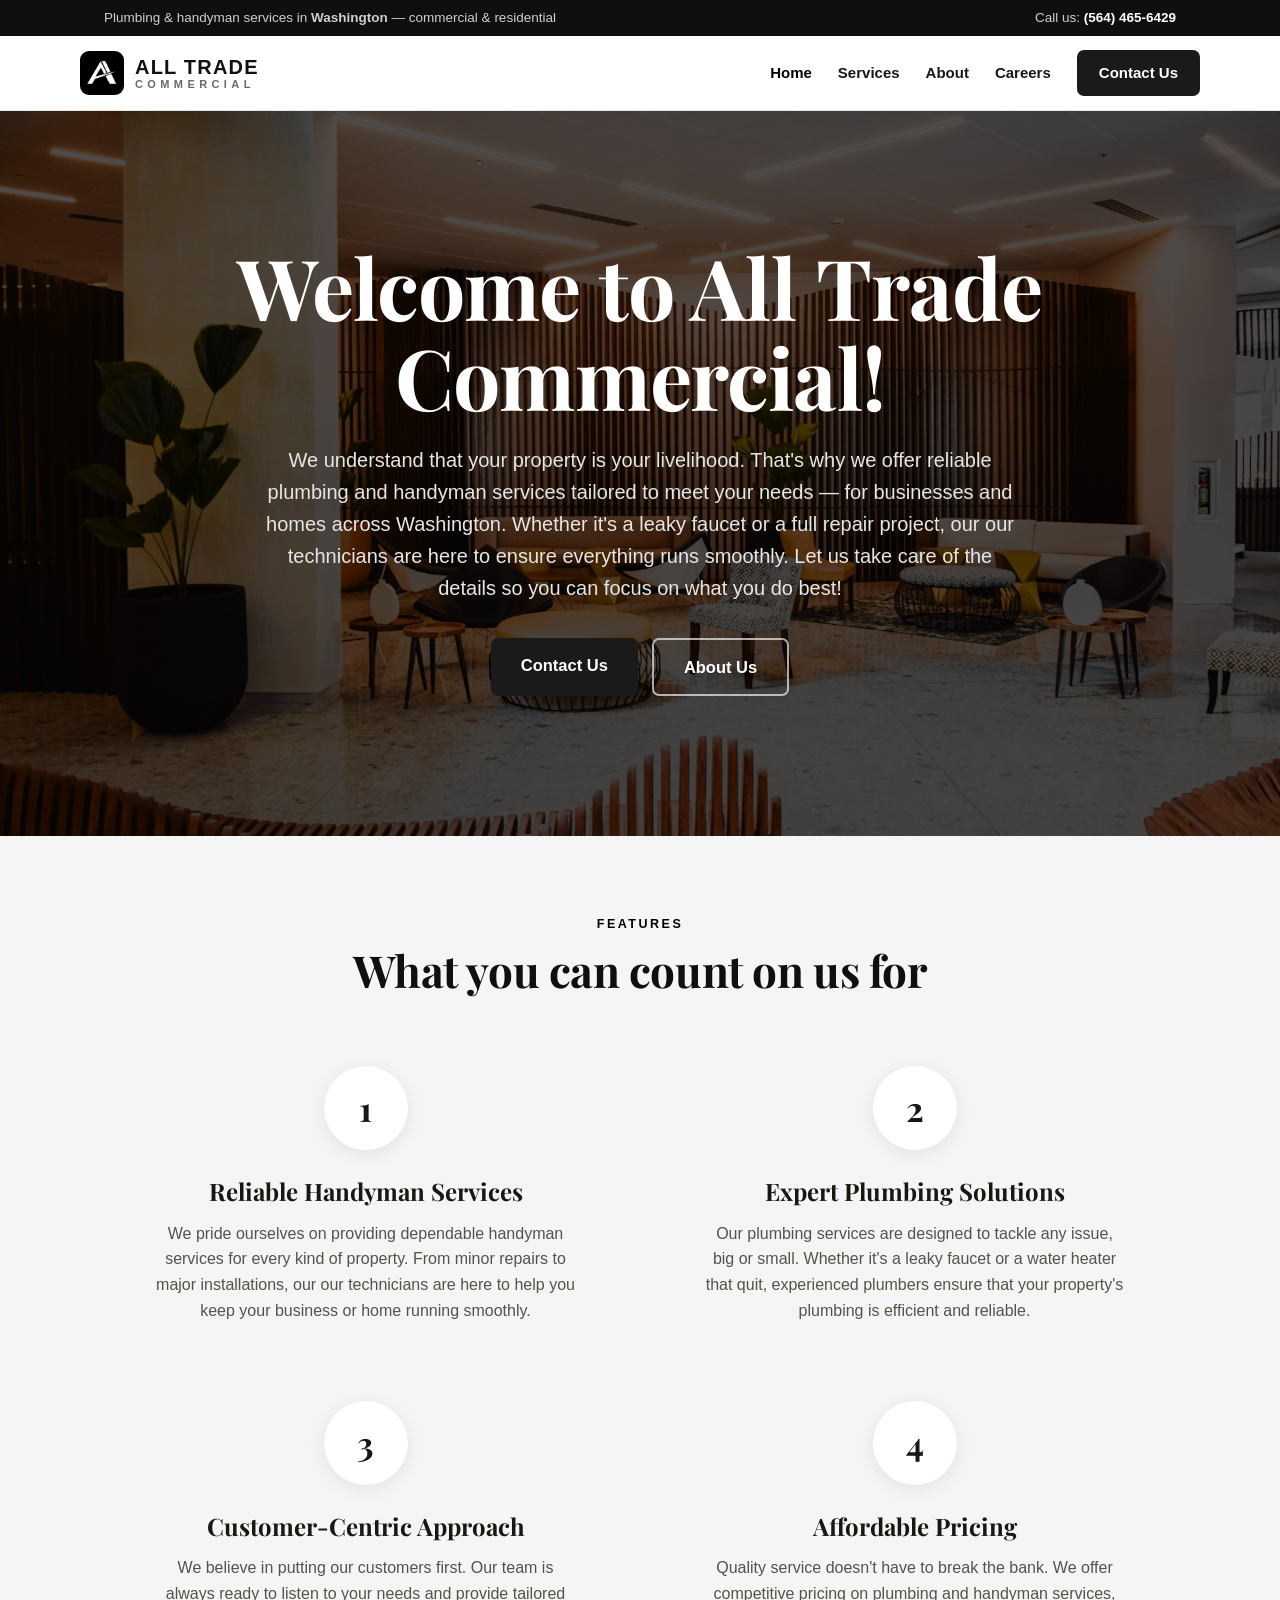
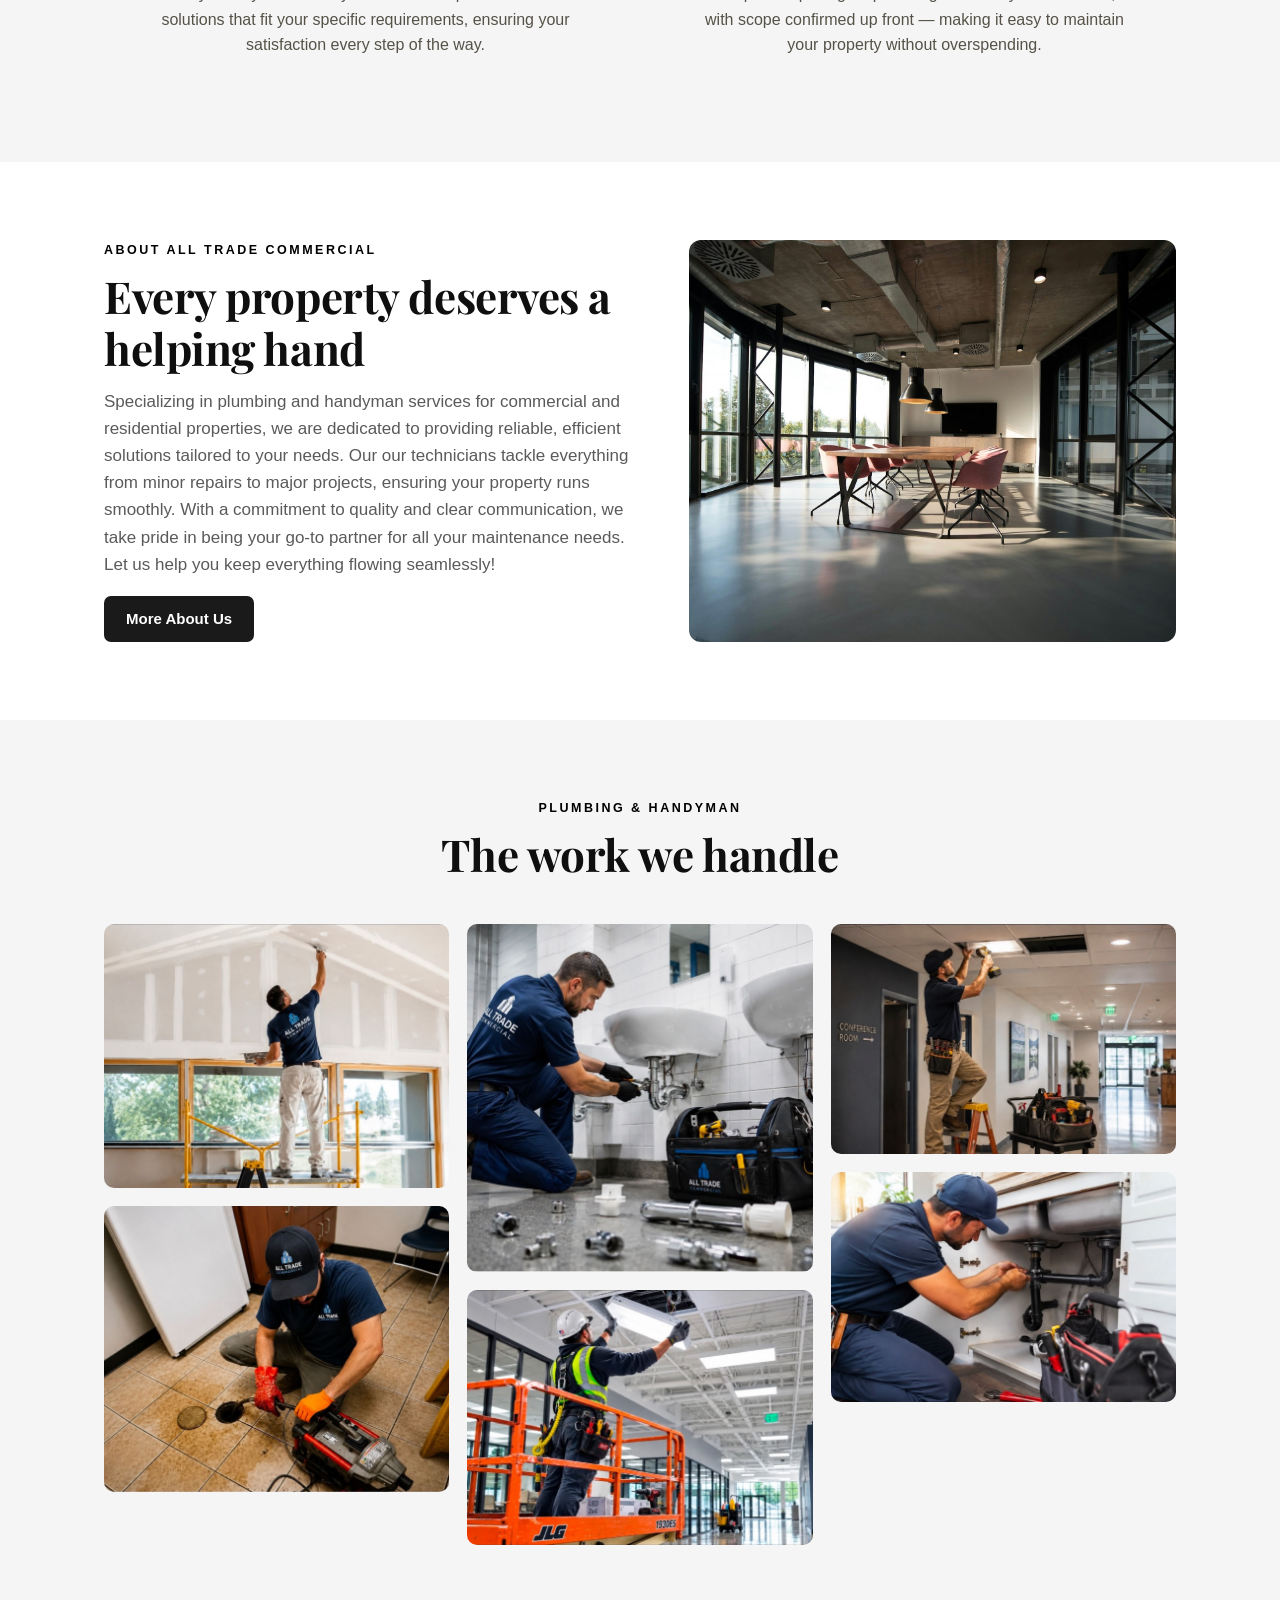
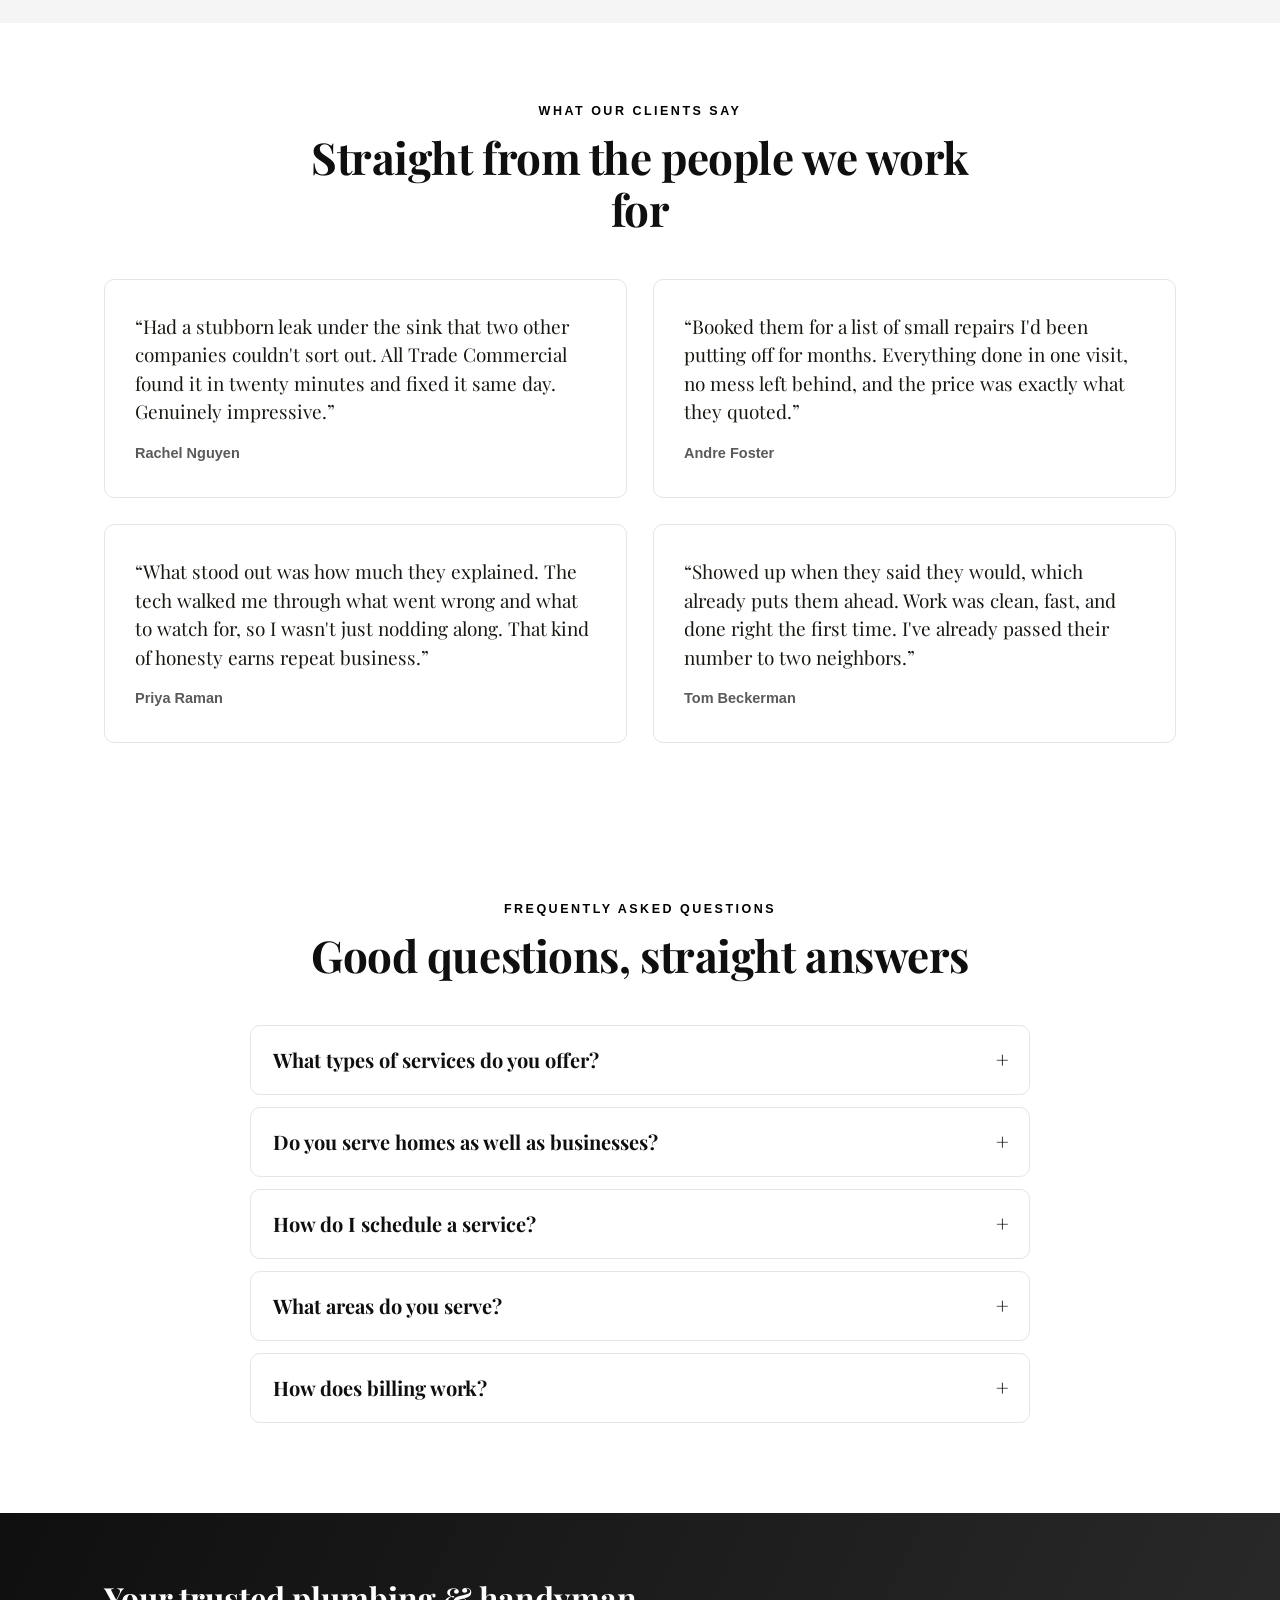
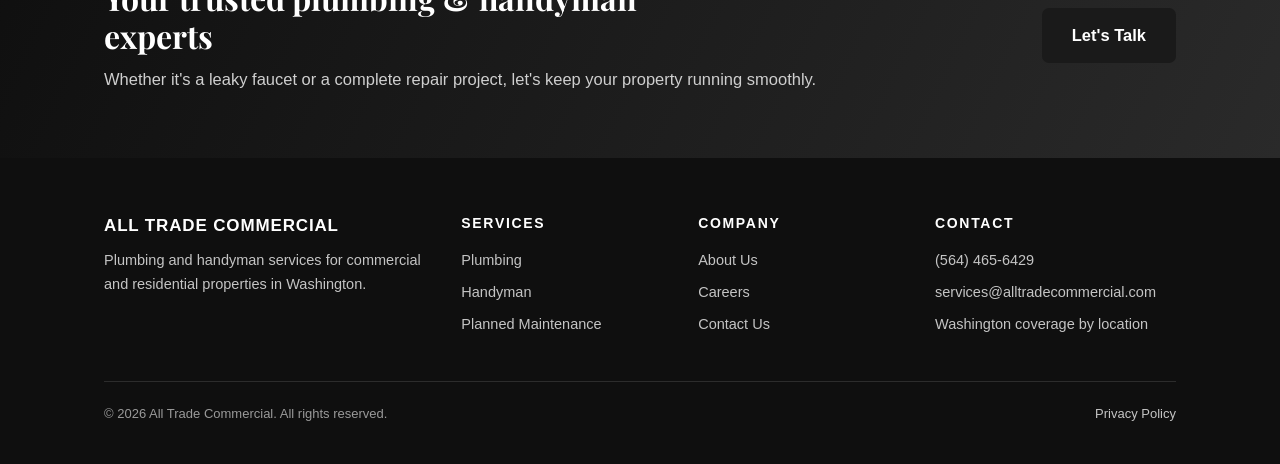
<file: index.html>
<!doctype html>
<html lang="en">
<head>
  <meta charset="utf-8" />
  <meta name="viewport" content="width=device-width, initial-scale=1" />
  <title>All Trade Commercial — Plumbing &amp; Handyman Services | WA</title>
  <meta name="description" content="Reliable plumbing and handyman services for commercial and residential properties in Washington. One point of contact, our technicians, and service tailored to your needs." />
  <link rel="stylesheet" href="/styles.css?v=4" />
  <link rel="icon" href="/assets/logo-mark.png" type="image/png" />
  <meta property="og:title" content="All Trade Commercial — Plumbing &amp; Handyman Services" />
  <meta property="og:description" content="Reliable plumbing and handyman services for commercial and residential properties across Washington." />
  <meta property="og:type" content="website" />
  <meta property="og:url" content="https://alltradecommercial.com/" />
  <meta property="og:image" content="https://alltradecommercial.com/assets/photos/hero.jpg" />
  <script type="application/ld+json">
  {
    "@context": "https://schema.org",
    "@type": "LocalBusiness",
    "name": "All Trade Commercial",
    "url": "https://alltradecommercial.com",
    "email": "services@alltradecommercial.com",
    "telephone": "+15644656429",
    "description": "Plumbing and handyman services for commercial and residential properties in Washington.",
    "areaServed": "Washington"
  }
  </script>
</head>
<body>

  <div class="topbar">
    <div class="container">
      <div>Plumbing &amp; handyman services in <b>Washington</b> — commercial &amp; residential</div>
      <div>Call us: <a href="tel:+15644656429">(564) 465-6429</a></div>
    </div>
  </div>

  <header class="site">
    <div class="container nav">
      <a class="brand" href="/">
        <img class="mark-img" src="/assets/logo-mark.png" alt="" />
        <span class="word"><b>ALL TRADE</b><span>Commercial</span></span>
      </a>
      <button class="hamburger" aria-label="Menu" onclick="document.querySelector('nav.links').classList.toggle('open')">
        <span></span><span></span><span></span>
      </button>
      <nav class="links">
        <a href="/" class="active">Home</a>
        <a href="/services/">Services</a>
        <a href="/about/">About</a>
        
        <a href="/careers/">Careers</a><a href="/contact/" class="btn">Contact Us</a>
      </nav>
    </div>
  </header>

  <section class="hero photo">
    <div class="container">
      <h1>Welcome to All&nbsp;Trade Commercial!</h1>
      <p class="lede">We understand that your property is your livelihood. That's why we offer reliable plumbing and handyman services tailored to meet your needs — for businesses and homes across Washington. Whether it's a leaky faucet or a full repair project, our our technicians are here to ensure everything runs smoothly. Let us take care of the details so you can focus on what you do best!</p>
      <div class="cta-row">
        <a class="btn big" href="/contact/">Contact Us</a>
        <a class="btn big ghost" href="/about/">About Us</a>
      </div>
    </div>
  </section>

  <section class="block soft">
    <div class="container">
      <div class="section-head center-head">
        <div class="kicker">Features</div>
        <h2>What you can count on us for</h2>
      </div>
      <div class="grid cols-2">
        <div class="numbered">
          <div class="num">1</div>
          <h3>Reliable Handyman Services</h3>
          <p>We pride ourselves on providing dependable handyman services for every kind of property. From minor repairs to major installations, our our technicians are here to help you keep your business or home running smoothly.</p>
        </div>
        <div class="numbered">
          <div class="num">2</div>
          <h3>Expert Plumbing Solutions</h3>
          <p>Our plumbing services are designed to tackle any issue, big or small. Whether it's a leaky faucet or a water heater that quit, experienced plumbers ensure that your property's plumbing is efficient and reliable.</p>
        </div>
        <div class="numbered">
          <div class="num">3</div>
          <h3>Customer-Centric Approach</h3>
          <p>We believe in putting our customers first. Our team is always ready to listen to your needs and provide tailored solutions that fit your specific requirements, ensuring your satisfaction every step of the way.</p>
        </div>
        <div class="numbered">
          <div class="num">4</div>
          <h3>Affordable Pricing</h3>
          <p>Quality service doesn't have to break the bank. We offer competitive pricing on plumbing and handyman services, with scope confirmed up front — making it easy to maintain your property without overspending.</p>
        </div>
      </div>
    </div>
  </section>

  <section class="block">
    <div class="container about-photo">
      <div class="section-head">
        <div class="kicker">About All Trade Commercial</div>
        <h2>Every property deserves a helping hand</h2>
        <p>Specializing in plumbing and handyman services for commercial and residential properties, we are dedicated to providing reliable, efficient solutions tailored to your needs. Our our technicians tackle everything from minor repairs to major projects, ensuring your property runs smoothly. With a commitment to quality and clear communication, we take pride in being your go-to partner for all your maintenance needs. Let us help you keep everything flowing seamlessly!</p>
        <p style="margin-top:18px;"><a class="btn" href="/about/">More About Us</a></p>
      </div>
      <img src="/assets/photos/hero-interior.jpg" alt="Modern commercial interior" loading="lazy" />
    </div>
  </section>

  <section class="block soft">
    <div class="container">
      <div class="section-head center-head">
        <div class="kicker">Plumbing &amp; Handyman</div>
        <h2>The work we handle</h2>
      </div>
      <div class="gallery">
        <!-- GALLERY:START — managed by scripts/add-photos.sh; manual edits inside will be overwritten once work photos exist -->
        <img src="/assets/photos/work/job-20260818-125745-5.jpg" alt="Commercial plumbing and handyman services" loading="lazy" />
        <img src="/assets/photos/work/job-20260818-125745-4.jpg" alt="Commercial plumbing and handyman services" loading="lazy" />
        <img src="/assets/photos/work/job-20260818-125745-3.jpg" alt="Commercial plumbing and handyman services" loading="lazy" />
        <img src="/assets/photos/work/job-20260818-125744-2.jpg" alt="Commercial plumbing and handyman services" loading="lazy" />
        <img src="/assets/photos/work/job-20260818-125744-1.jpg" alt="Commercial plumbing and handyman services" loading="lazy" />
        <img src="/assets/photos/work/job-20260818-125744-0.jpg" alt="Commercial plumbing and handyman services" loading="lazy" />
        <!-- GALLERY:END -->
      </div>
    </div>
  </section>

  <section class="block">
    <div class="container">
      <div class="section-head center-head">
        <div class="kicker">What Our Clients Say</div>
        <h2>Straight from the people we work for</h2>
      </div>
      <div class="quotes">
        <div class="quote">
          <p class="q">“Had a stubborn leak under the sink that two other companies couldn't sort out. All Trade Commercial found it in twenty minutes and fixed it same day. Genuinely impressive.”</p>
          <div class="who">Rachel Nguyen</div>
        </div>
        <div class="quote">
          <p class="q">“Booked them for a list of small repairs I'd been putting off for months. Everything done in one visit, no mess left behind, and the price was exactly what they quoted.”</p>
          <div class="who">Andre Foster</div>
        </div>
        <div class="quote">
          <p class="q">“What stood out was how much they explained. The tech walked me through what went wrong and what to watch for, so I wasn't just nodding along. That kind of honesty earns repeat business.”</p>
          <div class="who">Priya Raman</div>
        </div>
        <div class="quote">
          <p class="q">“Showed up when they said they would, which already puts them ahead. Work was clean, fast, and done right the first time. I've already passed their number to two neighbors.”</p>
          <div class="who">Tom Beckerman</div>
        </div>
      </div>
    </div>
  </section>

  <section class="block">
    <div class="container">
      <div class="section-head center-head">
        <div class="kicker">Frequently Asked Questions</div>
        <h2>Good questions, straight answers</h2>
      </div>
      <div class="faq">
        <details>
          <summary>What types of services do you offer?</summary>
          <div class="a">We provide a range of plumbing and handyman services for commercial and residential properties — repairs, installations, and maintenance. Whatever you need handled, our team is here to help!</div>
        </details>
        <details>
          <summary>Do you serve homes as well as businesses?</summary>
          <div class="a">Yes — both. Our roots are in commercial properties, and the same technicians and organized process are available for residential work too.</div>
        </details>
        <details>
          <summary>How do I schedule a service?</summary>
          <div class="a">Scheduling with us is easy! Just email us or fill out our contact form with the issue and property location, and we'll get back to you promptly to arrange a convenient time.</div>
        </details>
        <details>
          <summary>What areas do you serve?</summary>
          <div class="a">We proudly serve Washington, with availability confirmed by property location. If you're unsure whether we cover your area, just reach out and we'll be happy to assist!</div>
        </details>
        <details>
          <summary>How does billing work?</summary>
          <div class="a">We confirm scope and pricing before work is scheduled, and every completed job comes with clear, organized documentation. Multi-property clients can get consolidated billing across locations.</div>
        </details>
      </div>
    </div>
  </section>

  <section class="cta-band">
    <div class="container">
      <div>
        <h2>Your trusted plumbing &amp; handyman experts</h2>
        <p>Whether it's a leaky faucet or a complete repair project, let's keep your property running smoothly.</p>
      </div>
      <a class="btn big" href="/contact/">Let's Talk</a>
    </div>
  </section>

  <footer class="site">
    <div class="container">
      <div class="cols">
        <div>
          <div class="brandline">ALL TRADE COMMERCIAL</div>
          <p>Plumbing and handyman services for commercial and residential properties in Washington.</p>
        </div>
        <div>
          <h4>Services</h4>
          <a href="/services/#plumbing">Plumbing</a>
          <a href="/services/#handyman">Handyman</a>
          <a href="/contact/">Planned Maintenance</a>
        </div>
        <div>
          <h4>Company</h4>
          <a href="/about/">About Us</a><a href="/careers/">Careers</a>
          
          <a href="/contact/">Contact Us</a>
        </div>
        <div>
          <h4>Contact</h4>
          <a href="tel:+15644656429">(564) 465-6429</a>
          <a href="mailto:services@alltradecommercial.com">services@alltradecommercial.com</a>
          <p style="margin-top:8px;">Washington coverage by location</p>
        </div>
      </div>
      <div class="fine">
        <div>© 2026 All Trade Commercial. All rights reserved.</div>
        <div><a href="/privacy/">Privacy Policy</a></div>
      </div>
    </div>
  </footer>

</body>
</html>
</file>
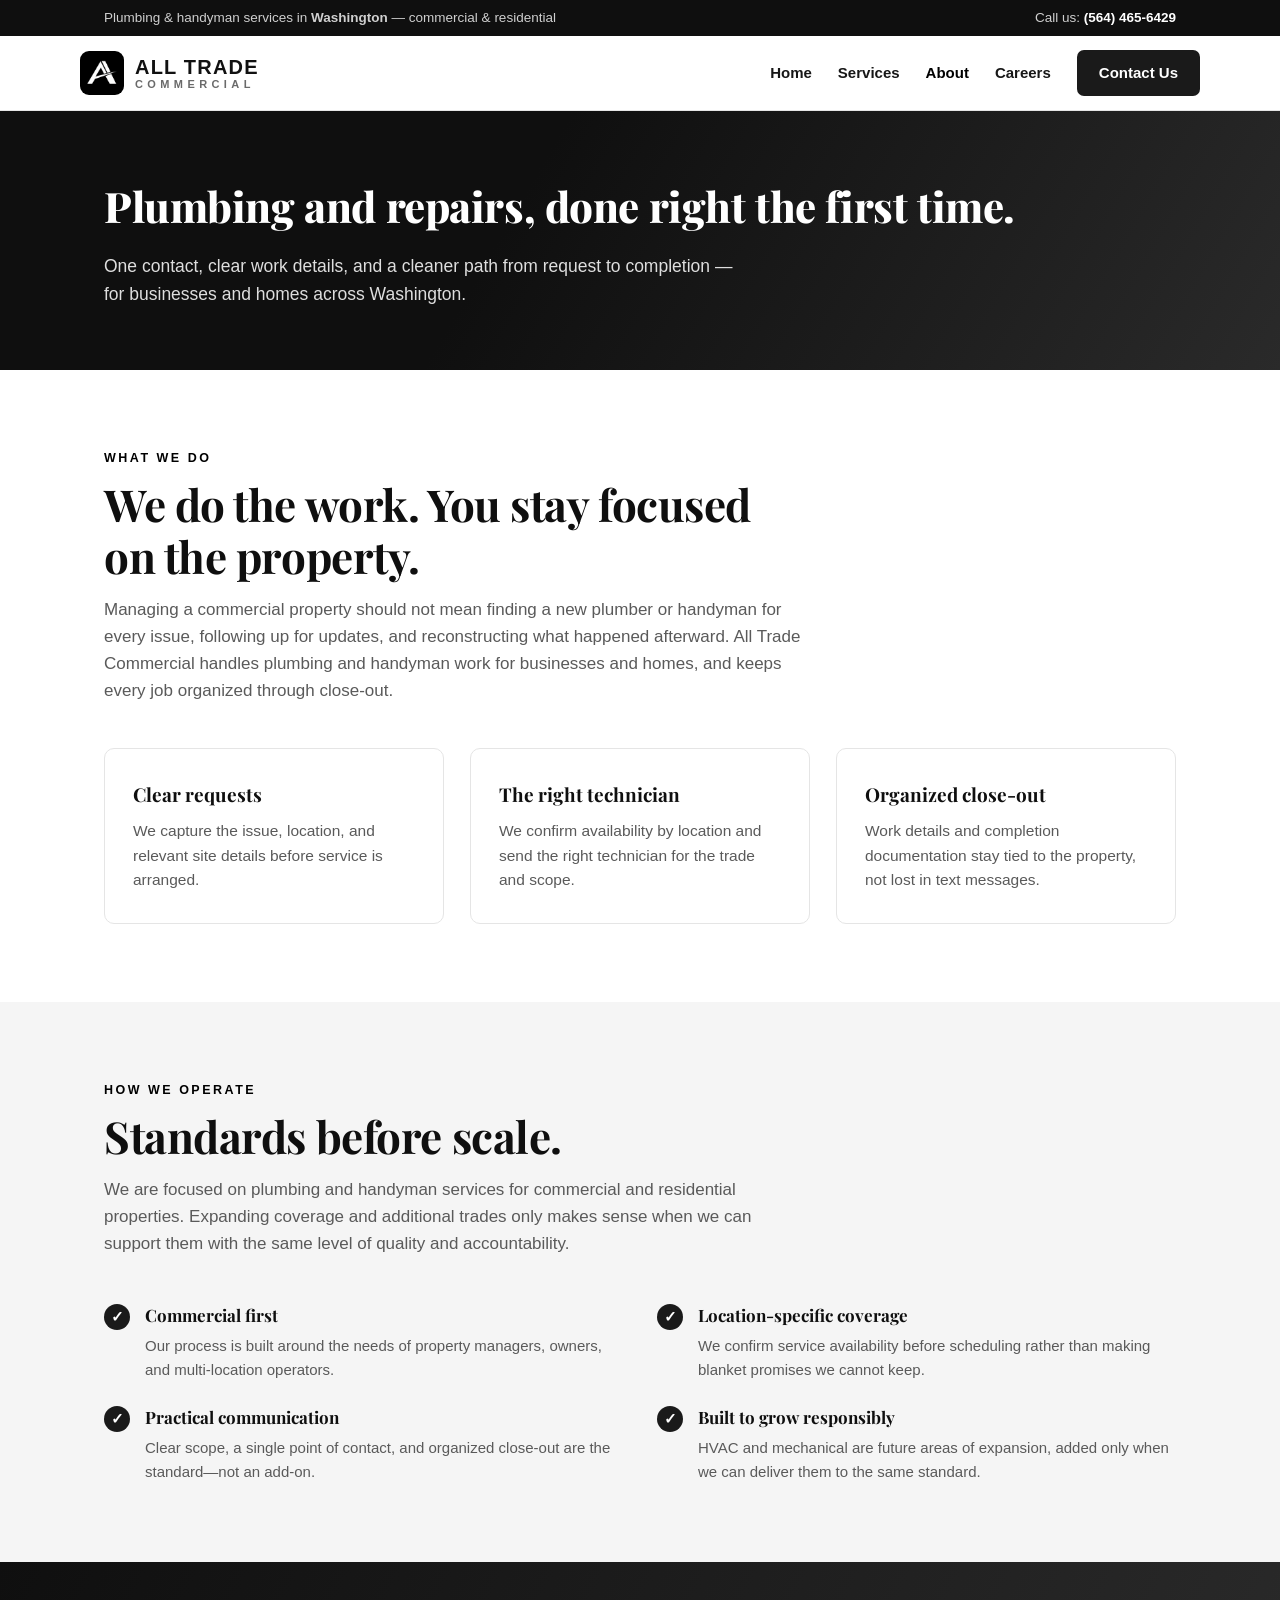
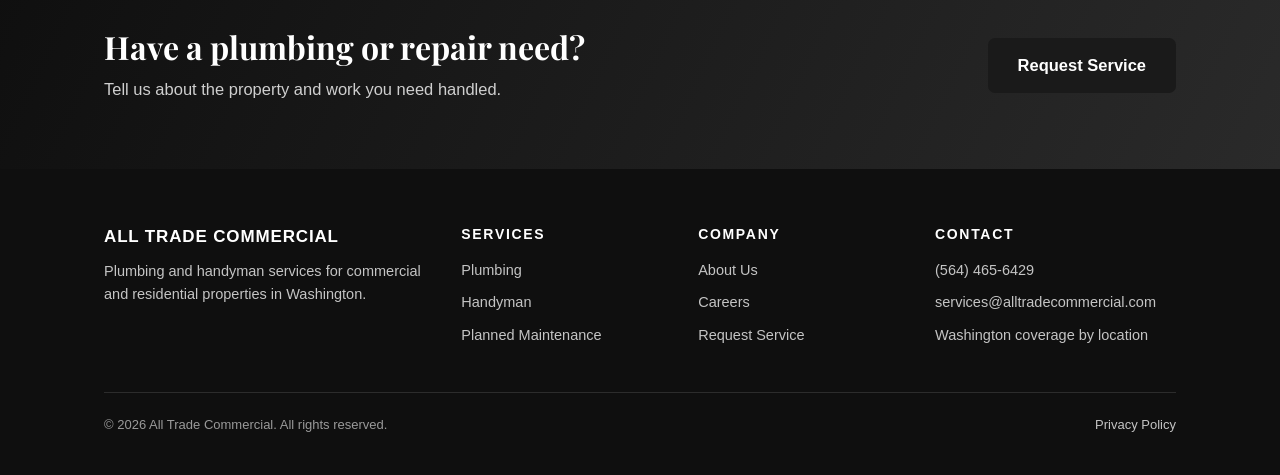
<file: about/index.html>
<!doctype html>
<html lang="en">
<head>
  <meta charset="utf-8" /><meta name="viewport" content="width=device-width, initial-scale=1" />
  <title>About All Trade Commercial</title>
  <meta name="description" content="All Trade Commercial provides plumbing and handyman services for commercial and residential properties in Washington." />
  <link rel="stylesheet" href="/styles.css?v=4" /><link rel="icon" href="/assets/logo-mark.png" type="image/png" />
</head>
<body>
  <div class="topbar"><div class="container"><div>Plumbing &amp; handyman services in <b>Washington</b> — commercial &amp; residential</div><div>Call us: <a href="tel:+15644656429">(564) 465-6429</a></div></div></div>
  <header class="site"><div class="container nav"><a class="brand" href="/"><img class="mark-img" src="/assets/logo-mark.png" alt="" /><span class="word"><b>ALL TRADE</b><span>Commercial</span></span></a><button class="hamburger" aria-label="Menu" onclick="document.querySelector('nav.links').classList.toggle('open')"><span></span><span></span><span></span></button><nav class="links"><a href="/">Home</a><a href="/services/">Services</a><a href="/about/" class="active">About</a><a href="/careers/">Careers</a><a href="/contact/" class="btn">Contact Us</a></nav></div></header>

  <section class="page-hero"><div class="container"><h1>Plumbing and repairs, done right the first time.</h1><p>One contact, clear work details, and a cleaner path from request to completion — for businesses and homes across Washington.</p></div></section>

  <section class="block"><div class="container"><div class="section-head"><div class="kicker">What we do</div><h2>We do the work. You stay focused on the property.</h2><p>Managing a commercial property should not mean finding a new plumber or handyman for every issue, following up for updates, and reconstructing what happened afterward. All Trade Commercial handles plumbing and handyman work for businesses and homes, and keeps every job organized through close-out.</p></div><div class="grid cols-3"><div class="card"><h3>Clear requests</h3><p>We capture the issue, location, and relevant site details before service is arranged.</p></div><div class="card"><h3>The right technician</h3><p>We confirm availability by location and send the right technician for the trade and scope.</p></div><div class="card"><h3>Organized close-out</h3><p>Work details and completion documentation stay tied to the property, not lost in text messages.</p></div></div></div></section>

  <section class="block soft"><div class="container"><div class="section-head"><div class="kicker">How we operate</div><h2>Standards before scale.</h2><p>We are focused on plumbing and handyman services for commercial and residential properties. Expanding coverage and additional trades only makes sense when we can support them with the same level of quality and accountability.</p></div><div class="why"><div class="item"><div class="tick">✓</div><div><h3>Commercial first</h3><p>Our process is built around the needs of property managers, owners, and multi-location operators.</p></div></div><div class="item"><div class="tick">✓</div><div><h3>Location-specific coverage</h3><p>We confirm service availability before scheduling rather than making blanket promises we cannot keep.</p></div></div><div class="item"><div class="tick">✓</div><div><h3>Practical communication</h3><p>Clear scope, a single point of contact, and organized close-out are the standard—not an add-on.</p></div></div><div class="item"><div class="tick">✓</div><div><h3>Built to grow responsibly</h3><p>HVAC and mechanical are future areas of expansion, added only when we can deliver them to the same standard.</p></div></div></div></div></section>

  <section class="cta-band"><div class="container"><div><h2>Have a plumbing or repair need?</h2><p>Tell us about the property and work you need handled.</p></div><a class="btn big" href="/contact/">Request Service</a></div></section>
  <footer class="site"><div class="container"><div class="cols"><div><div class="brandline">ALL TRADE COMMERCIAL</div><p>Plumbing and handyman services for commercial and residential properties in Washington.</p></div><div><h4>Services</h4><a href="/services/#plumbing">Plumbing</a><a href="/services/#handyman">Handyman</a><a href="/contact/">Planned Maintenance</a></div><div><h4>Company</h4><a href="/about/">About Us</a><a href="/careers/">Careers</a><a href="/contact/">Request Service</a></div><div><h4>Contact</h4><a href="tel:+15644656429">(564) 465-6429</a><a href="mailto:services@alltradecommercial.com">services@alltradecommercial.com</a><p style="margin-top:8px;">Washington coverage by location</p></div></div><div class="fine"><div>© 2026 All Trade Commercial. All rights reserved.</div><div><a href="/privacy/">Privacy Policy</a></div></div></div></footer>
</body></html>
</file>
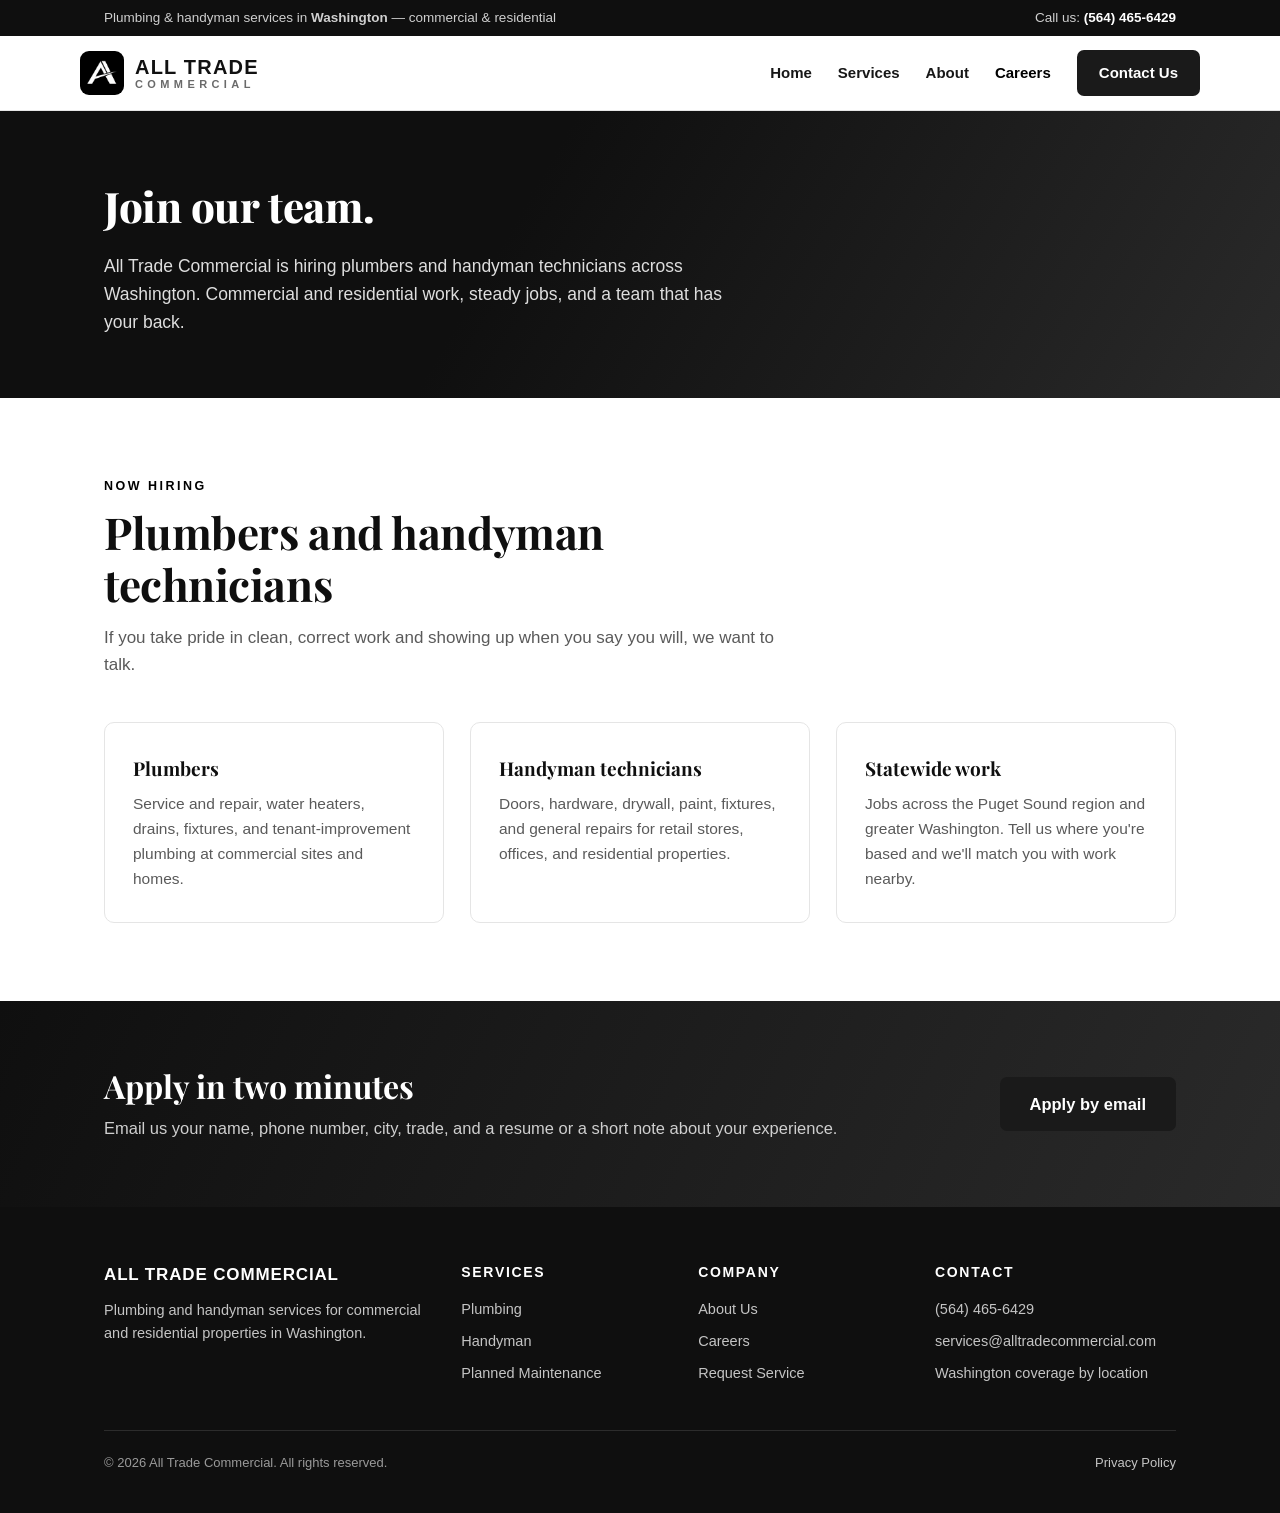
<file: careers/index.html>
<!doctype html>
<html lang="en">
<head>
  <meta charset="utf-8" /><meta name="viewport" content="width=device-width, initial-scale=1" />
  <title>Careers | All Trade Commercial</title>
  <meta name="description" content="All Trade Commercial is hiring plumbers and handyman technicians in Washington. Join our team." />
  <link rel="stylesheet" href="/styles.css?v=4" /><link rel="icon" href="/assets/logo-mark.png" type="image/png" />
</head>
<body>
  <div class="topbar"><div class="container"><div>Plumbing &amp; handyman services in <b>Washington</b> — commercial &amp; residential</div><div>Call us: <a href="tel:+15644656429">(564) 465-6429</a></div></div></div>
  <header class="site"><div class="container nav"><a class="brand" href="/"><img class="mark-img" src="/assets/logo-mark.png" alt="" /><span class="word"><b>ALL TRADE</b><span>Commercial</span></span></a><button class="hamburger" aria-label="Menu" onclick="document.querySelector('nav.links').classList.toggle('open')"><span></span><span></span><span></span></button><nav class="links"><a href="/">Home</a><a href="/services/">Services</a><a href="/about/">About</a><a href="/careers/" class="active">Careers</a><a href="/contact/" class="btn">Contact Us</a></nav></div></header>

  <section class="page-hero"><div class="container"><h1>Join our team.</h1><p>All Trade Commercial is hiring plumbers and handyman technicians across Washington. Commercial and residential work, steady jobs, and a team that has your back.</p></div></section>

  <section class="block"><div class="container"><div class="section-head"><div class="kicker">Now hiring</div><h2>Plumbers and handyman technicians</h2><p>If you take pride in clean, correct work and showing up when you say you will, we want to talk.</p></div>
    <div class="grid cols-3"><div class="card"><h3>Plumbers</h3><p>Service and repair, water heaters, drains, fixtures, and tenant-improvement plumbing at commercial sites and homes.</p></div><div class="card"><h3>Handyman technicians</h3><p>Doors, hardware, drywall, paint, fixtures, and general repairs for retail stores, offices, and residential properties.</p></div><div class="card"><h3>Statewide work</h3><p>Jobs across the Puget Sound region and greater Washington. Tell us where you're based and we'll match you with work nearby.</p></div></div>
  </div></section>

  <section class="cta-band"><div class="container"><div><h2>Apply in two minutes</h2><p>Email us your name, phone number, city, trade, and a resume or a short note about your experience.</p></div><a class="btn big" href="mailto:services@alltradecommercial.com?subject=Job%20application%20-%20All%20Trade%20Commercial&body=Name%3A%0APhone%3A%0ACity%3A%0ATrade%20(plumber%20%2F%20handyman)%3A%0AYears%20of%20experience%3A%0A%0A(Attach%20your%20resume%20if%20you%20have%20one)">Apply by email</a></div></section>

  <footer class="site"><div class="container"><div class="cols"><div><div class="brandline">ALL TRADE COMMERCIAL</div><p>Plumbing and handyman services for commercial and residential properties in Washington.</p></div><div><h4>Services</h4><a href="/services/#plumbing">Plumbing</a><a href="/services/#handyman">Handyman</a><a href="/contact/">Planned Maintenance</a></div><div><h4>Company</h4><a href="/about/">About Us</a><a href="/careers/">Careers</a><a href="/contact/">Request Service</a></div><div><h4>Contact</h4><a href="tel:+15644656429">(564) 465-6429</a><a href="mailto:services@alltradecommercial.com">services@alltradecommercial.com</a><p style="margin-top:8px;">Washington coverage by location</p></div></div><div class="fine"><div>© 2026 All Trade Commercial. All rights reserved.</div><div><a href="/privacy/">Privacy Policy</a></div></div></div></footer>
</body></html>
</file>
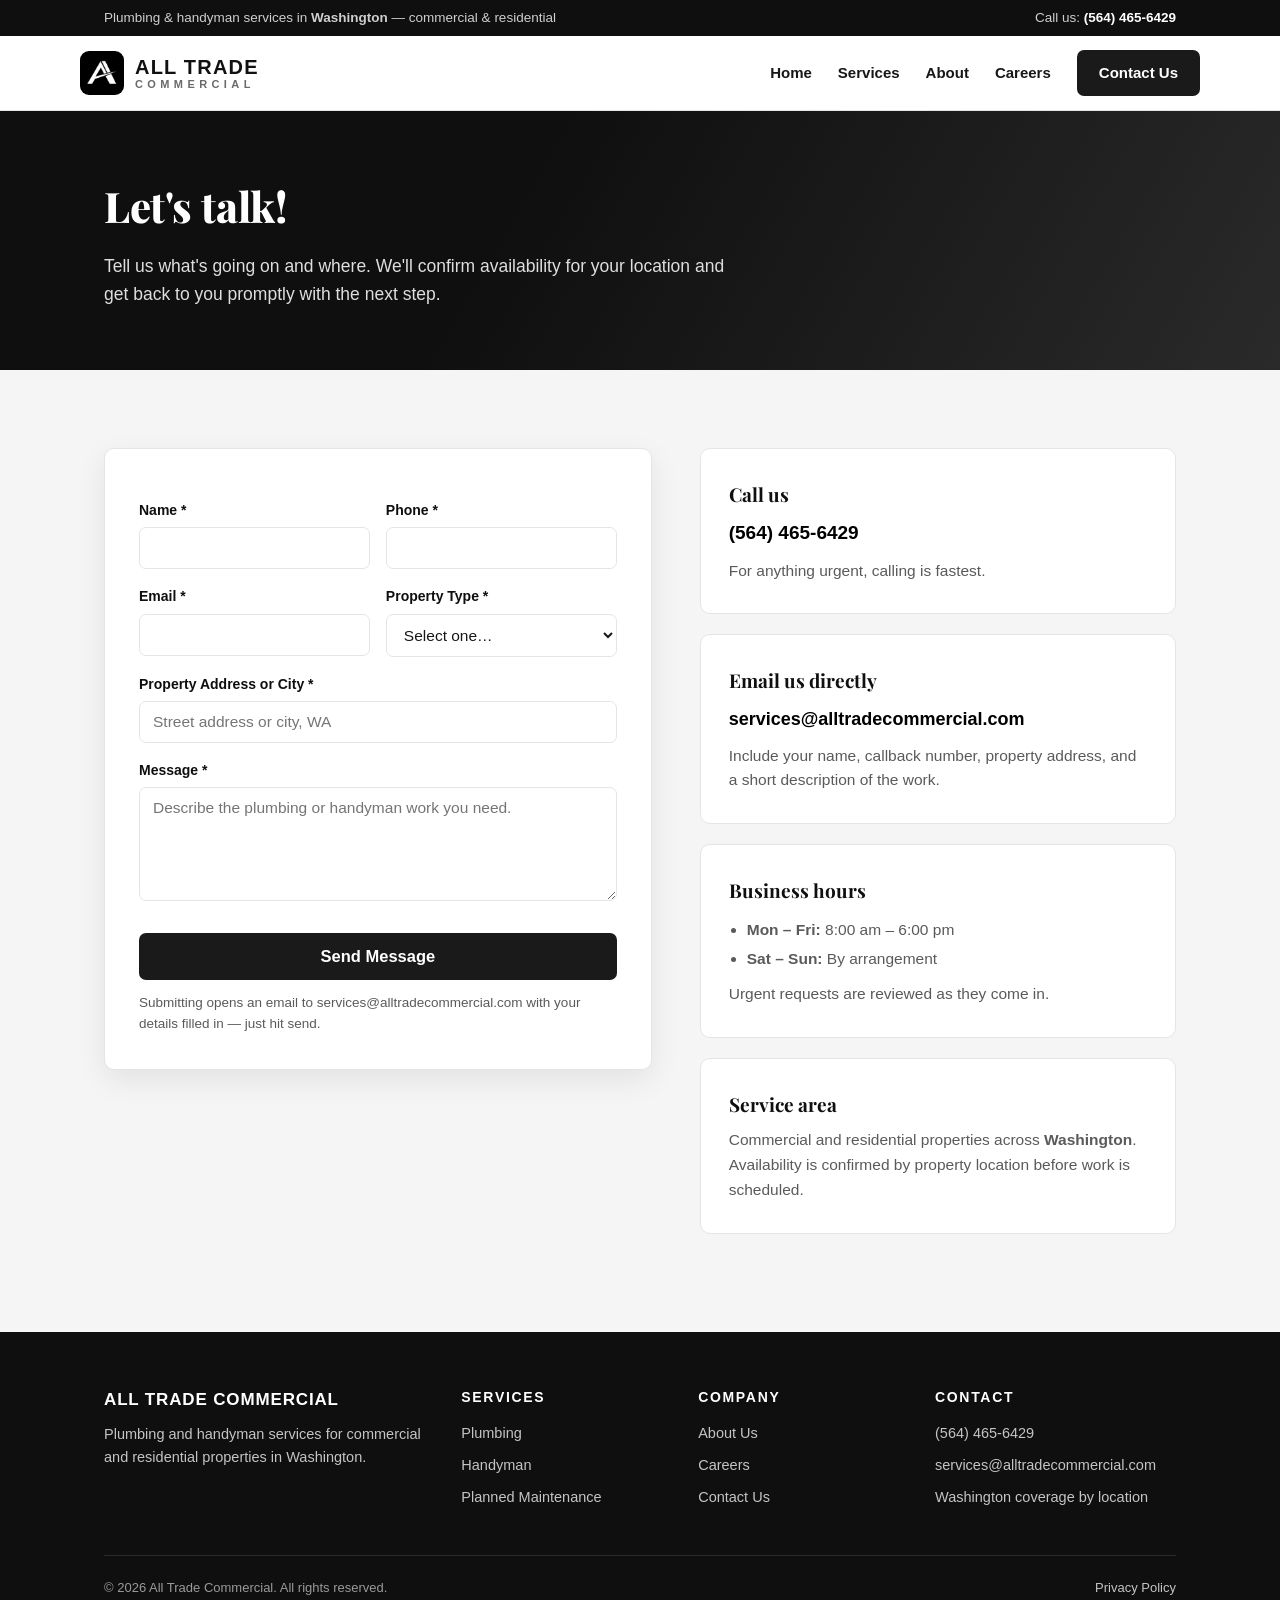
<file: contact/index.html>
<!doctype html>
<html lang="en">
<head>
  <meta charset="utf-8" /><meta name="viewport" content="width=device-width, initial-scale=1" />
  <title>Contact Us | All Trade Commercial</title>
  <meta name="description" content="Contact All Trade Commercial for plumbing and handyman services at commercial and residential properties in Washington." />
  <link rel="stylesheet" href="/styles.css?v=4" /><link rel="icon" href="/assets/logo-mark.png" type="image/png" />
</head>
<body>
  <div class="topbar"><div class="container"><div>Plumbing &amp; handyman services in <b>Washington</b> — commercial &amp; residential</div><div>Call us: <a href="tel:+15644656429">(564) 465-6429</a></div></div></div>
  <header class="site"><div class="container nav"><a class="brand" href="/"><img class="mark-img" src="/assets/logo-mark.png" alt="" /><span class="word"><b>ALL TRADE</b><span>Commercial</span></span></a><button class="hamburger" aria-label="Menu" onclick="document.querySelector('nav.links').classList.toggle('open')"><span></span><span></span><span></span></button><nav class="links"><a href="/">Home</a><a href="/services/">Services</a><a href="/about/">About</a><a href="/careers/">Careers</a><a href="/contact/" class="btn">Contact Us</a></nav></div></header>

  <section class="page-hero"><div class="container"><h1>Let's talk!</h1><p>Tell us what's going on and where. We'll confirm availability for your location and get back to you promptly with the next step.</p></div></section>

  <section class="block soft"><div class="container contact-grid">
    <form class="contact" id="contactForm">
      <div class="row">
        <div>
          <label for="name">Name *</label>
          <input id="name" name="name" type="text" required autocomplete="name" />
        </div>
        <div>
          <label for="phone">Phone *</label>
          <input id="phone" name="phone" type="tel" required autocomplete="tel" />
        </div>
      </div>
      <div class="row">
        <div>
          <label for="email">Email *</label>
          <input id="email" name="email" type="email" required autocomplete="email" />
        </div>
        <div>
          <label for="ptype">Property Type *</label>
          <select id="ptype" name="ptype" required>
            <option value="">Select one…</option>
            <option>Commercial</option>
            <option>Residential</option>
            <option>Multiple properties / portfolio</option>
          </select>
        </div>
      </div>
      <label for="address">Property Address or City *</label>
      <input id="address" name="address" type="text" required placeholder="Street address or city, WA" />
      <label for="message">Message *</label>
      <textarea id="message" name="message" rows="5" required placeholder="Describe the plumbing or handyman work you need."></textarea>
      <button class="btn big" type="submit">Send Message</button>
      <p style="margin-top:12px; font-size:13.5px; color:var(--slate);">Submitting opens an email to services@alltradecommercial.com with your details filled in — just hit send.</p>
    </form>

    <div class="contact-side">
      <div class="card">
        <h3>Call us</h3>
        <p style="font-size:19px; margin-top:6px;"><a href="tel:+15644656429">(564) 465-6429</a></p>
        <p style="margin-top:10px;">For anything urgent, calling is fastest.</p>
      </div>
      <div class="card">
        <h3>Email us directly</h3>
        <p style="font-size:18px; margin-top:6px;"><a href="mailto:services@alltradecommercial.com">services@alltradecommercial.com</a></p>
        <p style="margin-top:10px;">Include your name, callback number, property address, and a short description of the work.</p>
      </div>
      <div class="card">
        <h3>Business hours</h3>
        <ul>
          <li><b>Mon – Fri:</b> 8:00 am – 6:00 pm</li>
          <li><b>Sat – Sun:</b> By arrangement</li>
        </ul>
        <p style="margin-top:10px;">Urgent requests are reviewed as they come in.</p>
      </div>
      <div class="card">
        <h3>Service area</h3>
        <p>Commercial and residential properties across <b>Washington</b>. Availability is confirmed by property location before work is scheduled.</p>
      </div>
    </div>
  </div></section>

  <footer class="site"><div class="container"><div class="cols"><div><div class="brandline">ALL TRADE COMMERCIAL</div><p>Plumbing and handyman services for commercial and residential properties in Washington.</p></div><div><h4>Services</h4><a href="/services/#plumbing">Plumbing</a><a href="/services/#handyman">Handyman</a><a href="/contact/">Planned Maintenance</a></div><div><h4>Company</h4><a href="/about/">About Us</a><a href="/careers/">Careers</a><a href="/contact/">Contact Us</a></div><div><h4>Contact</h4><a href="tel:+15644656429">(564) 465-6429</a><a href="mailto:services@alltradecommercial.com">services@alltradecommercial.com</a><p style="margin-top:8px;">Washington coverage by location</p></div></div><div class="fine"><div>© 2026 All Trade Commercial. All rights reserved.</div><div><a href="/privacy/">Privacy Policy</a></div></div></div></footer>

  <script>
  document.getElementById('contactForm').addEventListener('submit', function (e) {
    e.preventDefault();
    var f = e.target;
    var subject = 'Service Request — ' + f.ptype.value + ' — ' + f.address.value;
    var body = 'Name: ' + f.name.value + '\n'
      + 'Phone: ' + f.phone.value + '\n'
      + 'Email: ' + f.email.value + '\n'
      + 'Property type: ' + f.ptype.value + '\n'
      + 'Property address: ' + f.address.value + '\n\n'
      + f.message.value;
    window.location.href = 'mailto:services@alltradecommercial.com?subject=' + encodeURIComponent(subject) + '&body=' + encodeURIComponent(body);
  });
  </script>
</body></html>
</file>
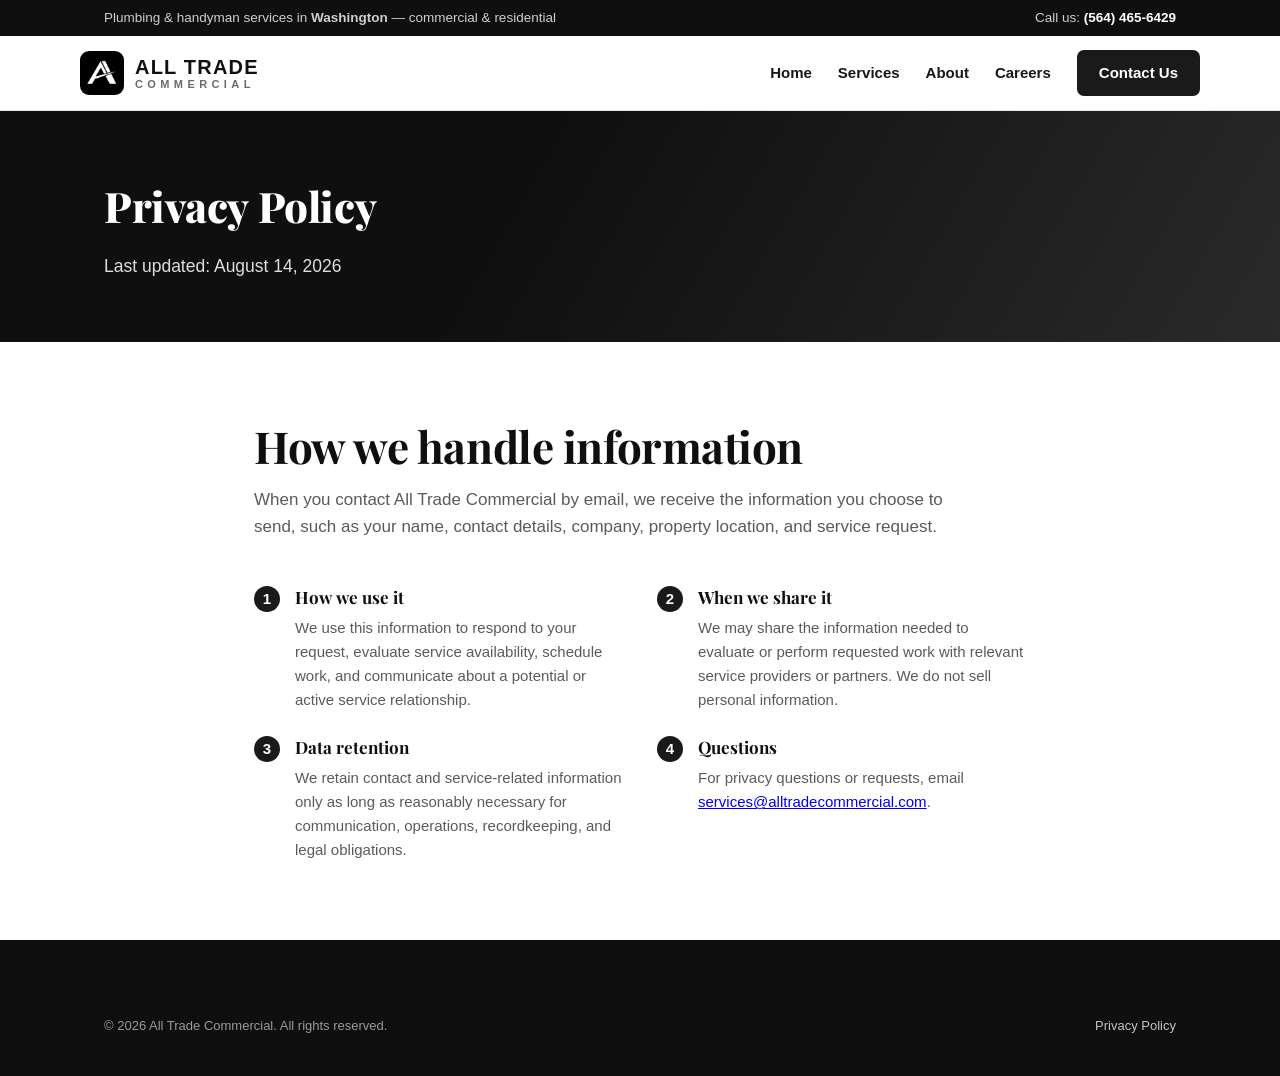
<file: privacy/index.html>
<!doctype html>
<html lang="en">
<head>
  <meta charset="utf-8" /><meta name="viewport" content="width=device-width, initial-scale=1" />
  <title>Privacy Policy | All Trade Commercial</title>
  <meta name="description" content="Privacy policy for All Trade Commercial." />
  <link rel="stylesheet" href="/styles.css?v=4" /><link rel="icon" href="/assets/logo-mark.png" type="image/png" />
</head>
<body>
  <div class="topbar"><div class="container"><div>Plumbing &amp; handyman services in <b>Washington</b> — commercial &amp; residential</div><div>Call us: <a href="tel:+15644656429">(564) 465-6429</a></div></div></div>
  <header class="site"><div class="container nav"><a class="brand" href="/"><img class="mark-img" src="/assets/logo-mark.png" alt="" /><span class="word"><b>ALL TRADE</b><span>Commercial</span></span></a><button class="hamburger" aria-label="Menu" onclick="document.querySelector('nav.links').classList.toggle('open')"><span></span><span></span><span></span></button><nav class="links"><a href="/">Home</a><a href="/services/">Services</a><a href="/about/">About</a><a href="/careers/">Careers</a><a href="/contact/" class="btn">Contact Us</a></nav></div></header>
  <section class="page-hero"><div class="container"><h1>Privacy Policy</h1><p>Last updated: August 14, 2026</p></div></section>
  <section class="block"><div class="container" style="max-width:820px;"><div class="section-head"><h2>How we handle information</h2><p>When you contact All Trade Commercial by email, we receive the information you choose to send, such as your name, contact details, company, property location, and service request.</p></div><div class="why"><div class="item"><div class="tick">1</div><div><h3>How we use it</h3><p>We use this information to respond to your request, evaluate service availability, schedule work, and communicate about a potential or active service relationship.</p></div></div><div class="item"><div class="tick">2</div><div><h3>When we share it</h3><p>We may share the information needed to evaluate or perform requested work with relevant service providers or partners. We do not sell personal information.</p></div></div><div class="item"><div class="tick">3</div><div><h3>Data retention</h3><p>We retain contact and service-related information only as long as reasonably necessary for communication, operations, recordkeeping, and legal obligations.</p></div></div><div class="item"><div class="tick">4</div><div><h3>Questions</h3><p>For privacy questions or requests, email <a href="mailto:services@alltradecommercial.com?subject=Privacy%20Question">services@alltradecommercial.com</a>.</p></div></div></div></div></section>
  <footer class="site"><div class="container"><div class="fine"><div>© 2026 All Trade Commercial. All rights reserved.</div><div><a href="/privacy/">Privacy Policy</a></div></div></div></footer>
</body></html>
</file>
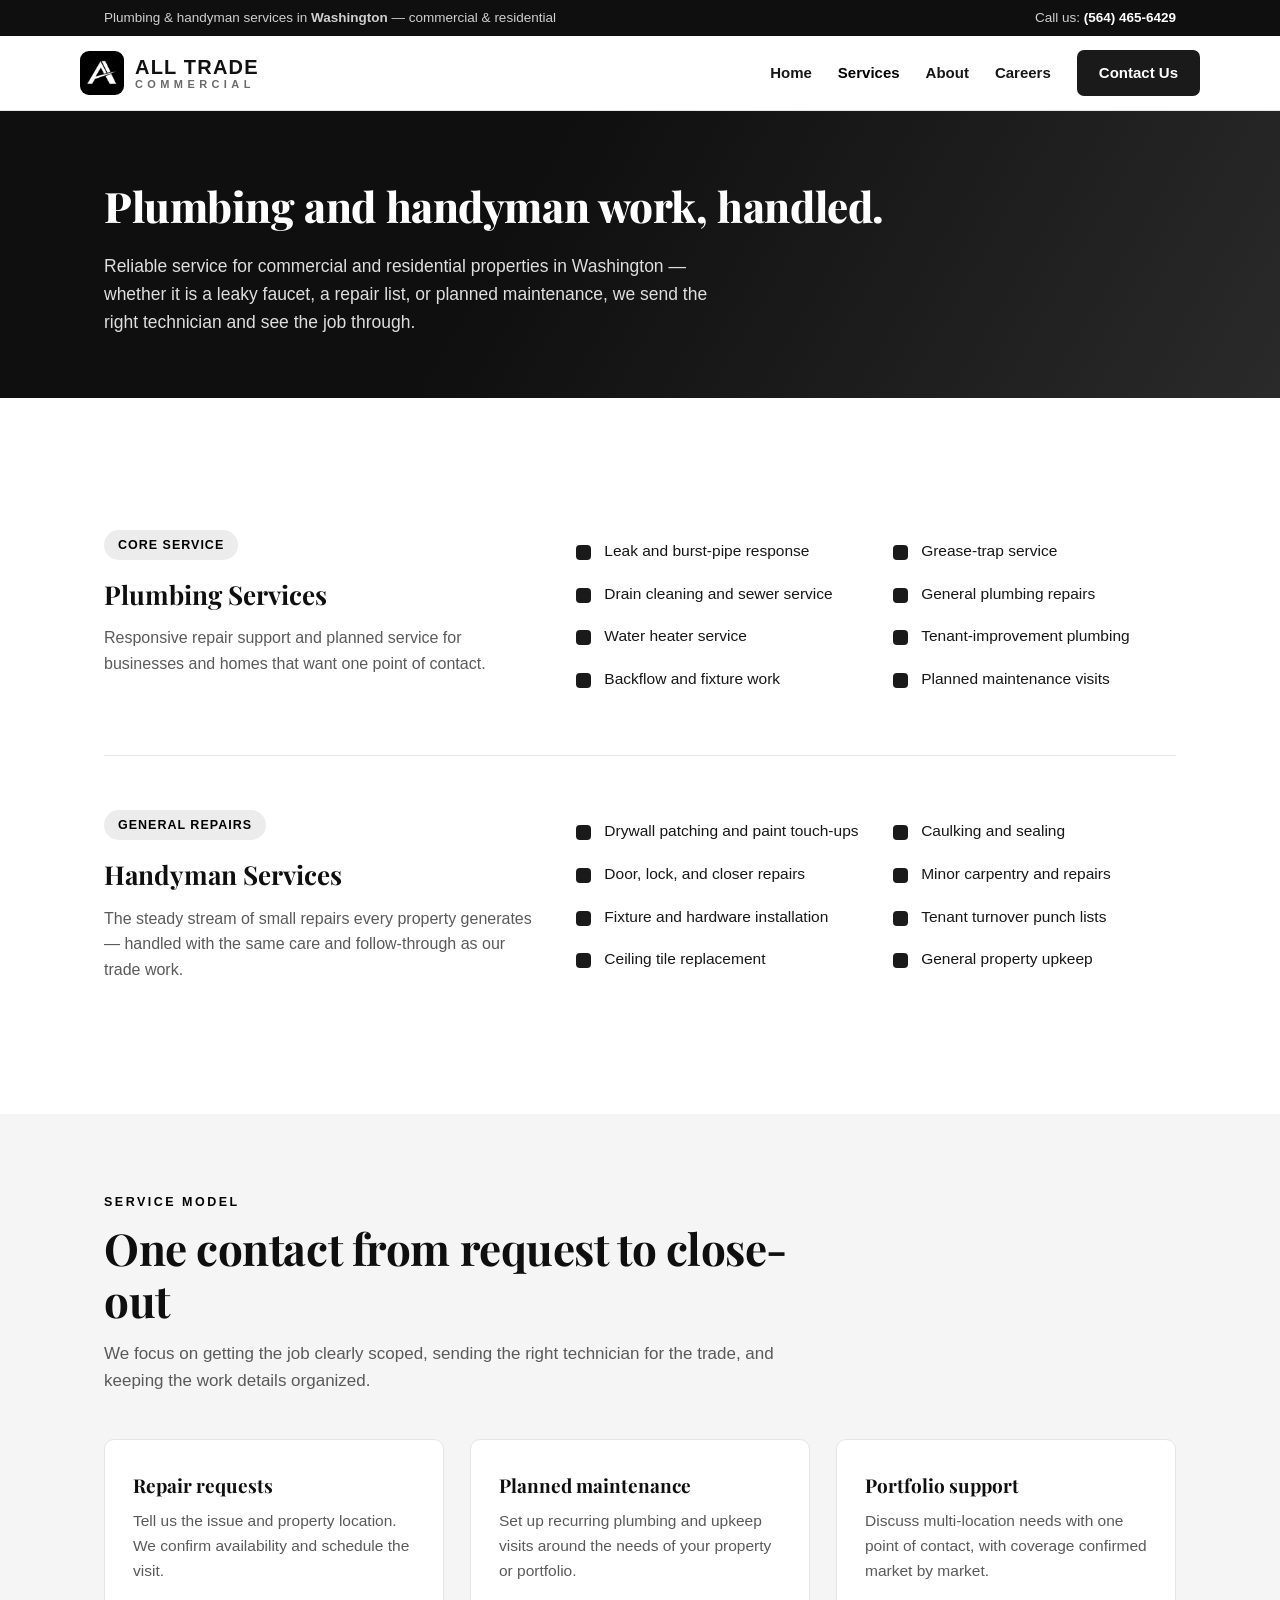
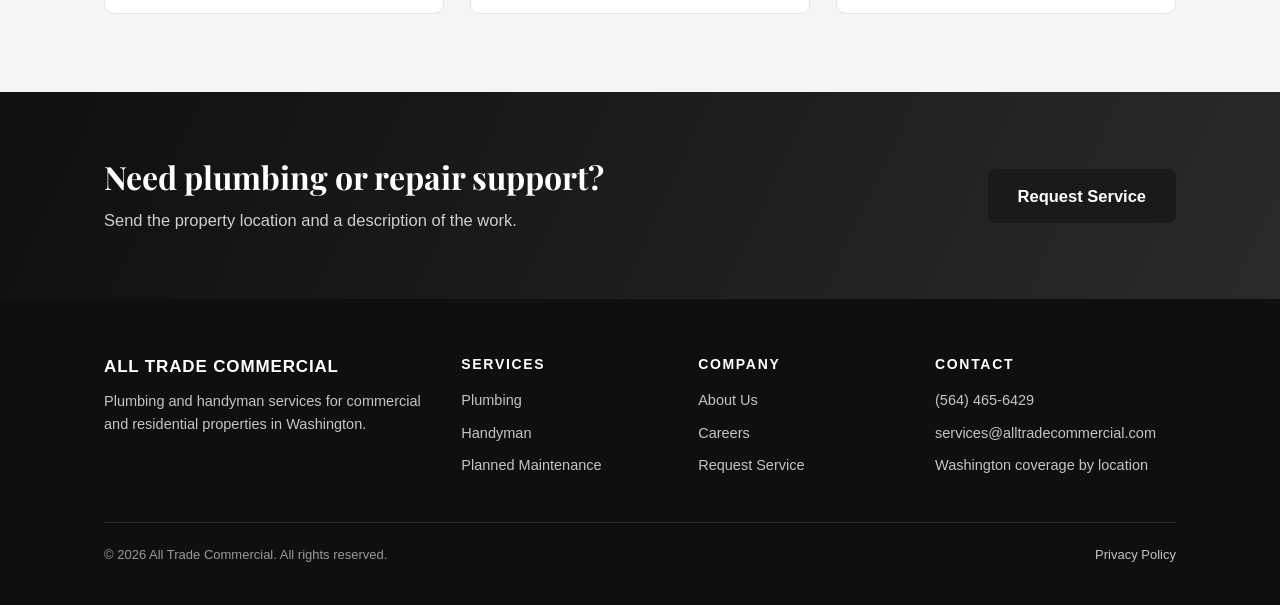
<file: services/index.html>
<!doctype html>
<html lang="en">
<head>
  <meta charset="utf-8" />
  <meta name="viewport" content="width=device-width, initial-scale=1" />
  <title>Plumbing &amp; Handyman Services | All Trade Commercial</title>
  <meta name="description" content="Plumbing and handyman services for commercial and residential properties in Washington. Repairs, planned maintenance, and project support with service availability confirmed by location." />
  <link rel="stylesheet" href="/styles.css?v=4" />
  <link rel="icon" href="/assets/logo-mark.png" type="image/png" />
</head>
<body>
  <div class="topbar"><div class="container"><div>Plumbing &amp; handyman services in <b>Washington</b> — commercial &amp; residential</div><div>Call us: <a href="tel:+15644656429">(564) 465-6429</a></div></div></div>
  <header class="site"><div class="container nav">
    <a class="brand" href="/"><img class="mark-img" src="/assets/logo-mark.png" alt="" /><span class="word"><b>ALL TRADE</b><span>Commercial</span></span></a>
    <button class="hamburger" aria-label="Menu" onclick="document.querySelector('nav.links').classList.toggle('open')"><span></span><span></span><span></span></button>
    <nav class="links"><a href="/">Home</a><a href="/services/" class="active">Services</a><a href="/about/">About</a><a href="/careers/">Careers</a><a href="/contact/" class="btn">Contact Us</a></nav>
  </div></header>

  <section class="page-hero"><div class="container"><h1>Plumbing and handyman work, handled.</h1><p>Reliable service for commercial and residential properties in Washington — whether it is a leaky faucet, a repair list, or planned maintenance, we send the right technician and see the job through.</p></div></section>

  <section class="block"><div class="container">
    <div class="svc-row" id="plumbing">
      <div class="label"><div class="badge">Core service</div><h2>Plumbing Services</h2><p>Responsive repair support and planned service for businesses and homes that want one point of contact.</p></div>
      <ul class="svc-list"><li>Leak and burst-pipe response</li><li>Drain cleaning and sewer service</li><li>Water heater service</li><li>Backflow and fixture work</li><li>Grease-trap service</li><li>General plumbing repairs</li><li>Tenant-improvement plumbing</li><li>Planned maintenance visits</li></ul>
    </div>

    <div class="svc-row" id="handyman">
      <div class="label"><div class="badge">General repairs</div><h2>Handyman Services</h2><p>The steady stream of small repairs every property generates — handled with the same care and follow-through as our trade work.</p></div>
      <ul class="svc-list"><li>Drywall patching and paint touch-ups</li><li>Door, lock, and closer repairs</li><li>Fixture and hardware installation</li><li>Ceiling tile replacement</li><li>Caulking and sealing</li><li>Minor carpentry and repairs</li><li>Tenant turnover punch lists</li><li>General property upkeep</li></ul>
    </div>
  </div></section>

  <section class="block soft"><div class="container">
    <div class="section-head"><div class="kicker">Service Model</div><h2>One contact from request to close-out</h2><p>We focus on getting the job clearly scoped, sending the right technician for the trade, and keeping the work details organized.</p></div>
    <div class="grid cols-3"><div class="card"><h3>Repair requests</h3><p>Tell us the issue and property location. We confirm availability and schedule the visit.</p></div><div class="card"><h3>Planned maintenance</h3><p>Set up recurring plumbing and upkeep visits around the needs of your property or portfolio.</p></div><div class="card"><h3>Portfolio support</h3><p>Discuss multi-location needs with one point of contact, with coverage confirmed market by market.</p></div></div>
  </div></section>

  <section class="cta-band"><div class="container"><div><h2>Need plumbing or repair support?</h2><p>Send the property location and a description of the work.</p></div><a class="btn big" href="/contact/">Request Service</a></div></section>

  <footer class="site"><div class="container"><div class="cols"><div><div class="brandline">ALL TRADE COMMERCIAL</div><p>Plumbing and handyman services for commercial and residential properties in Washington.</p></div><div><h4>Services</h4><a href="/services/#plumbing">Plumbing</a><a href="/services/#handyman">Handyman</a><a href="/contact/">Planned Maintenance</a></div><div><h4>Company</h4><a href="/about/">About Us</a><a href="/careers/">Careers</a><a href="/contact/">Request Service</a></div><div><h4>Contact</h4><a href="tel:+15644656429">(564) 465-6429</a><a href="mailto:services@alltradecommercial.com">services@alltradecommercial.com</a><p style="margin-top:8px;">Washington coverage by location</p></div></div><div class="fine"><div>© 2026 All Trade Commercial. All rights reserved.</div><div><a href="/privacy/">Privacy Policy</a></div></div></div></footer>
</body>
</html>
</file>
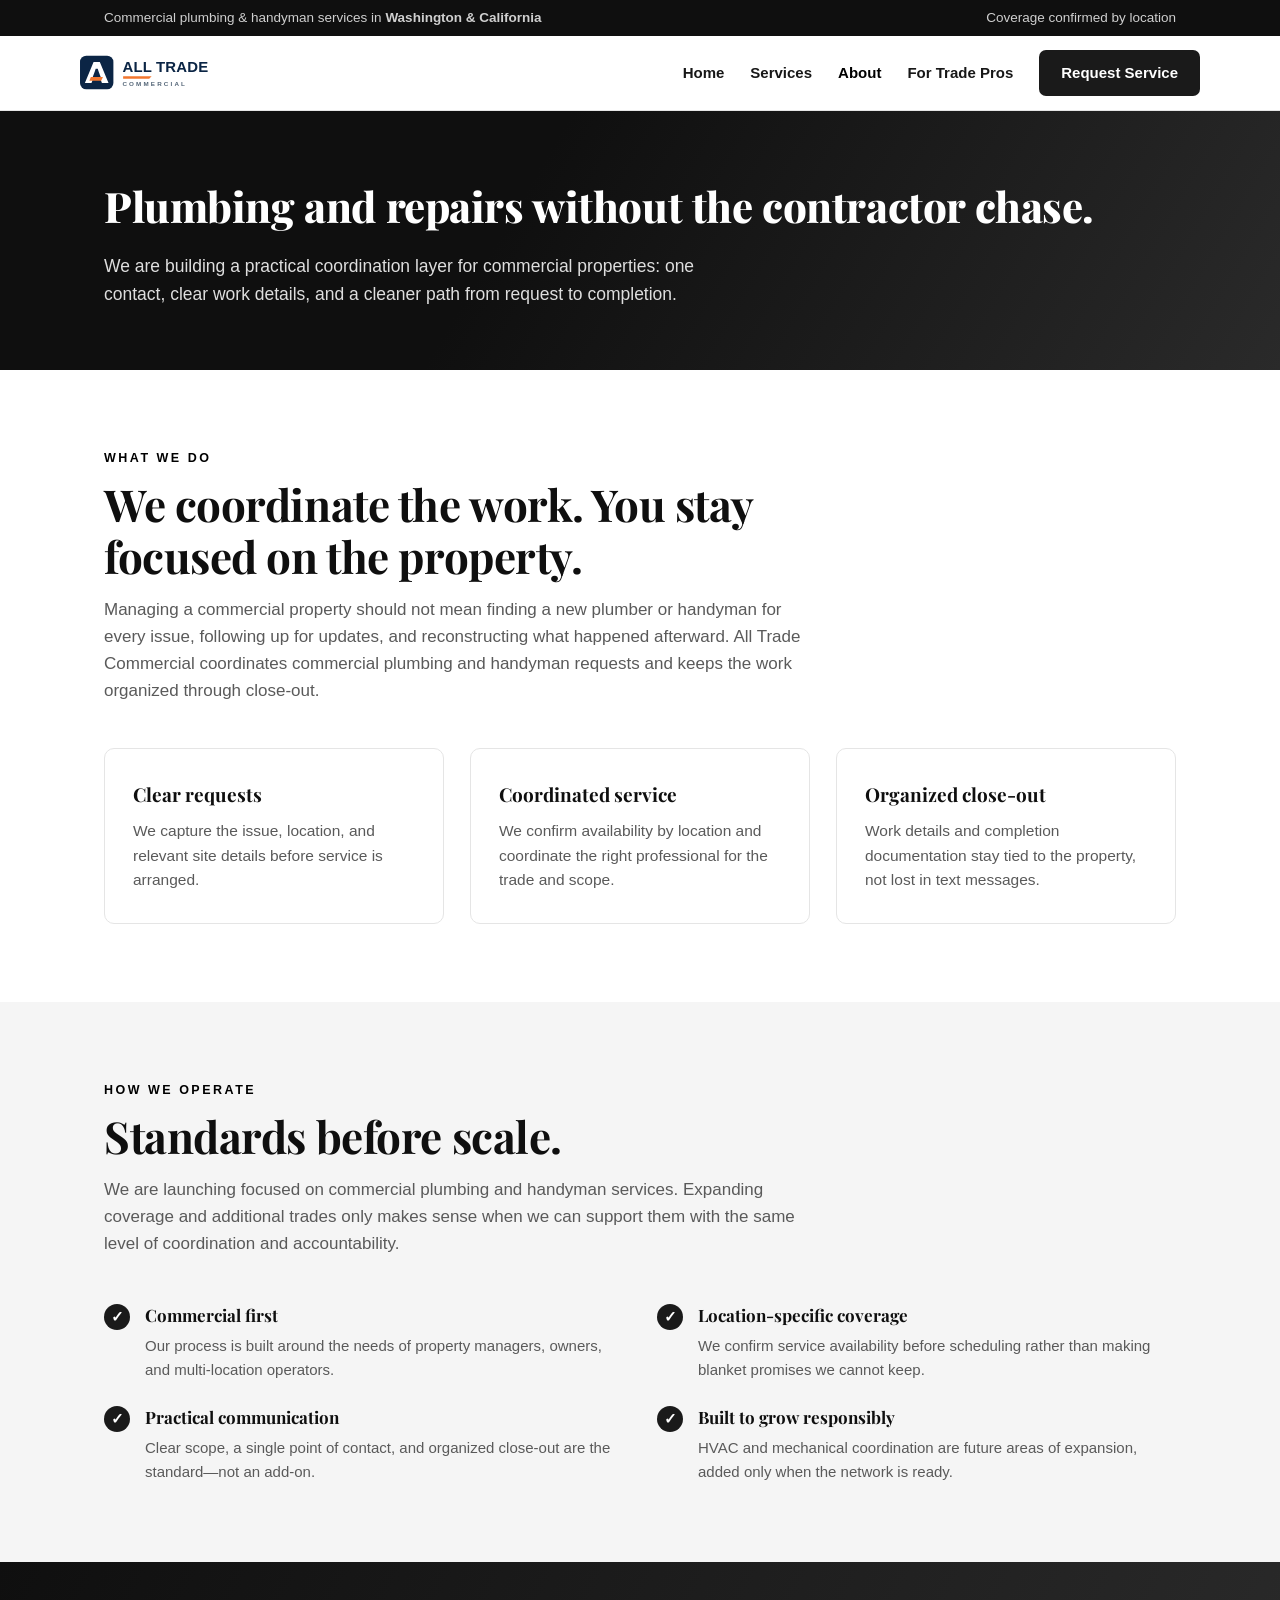
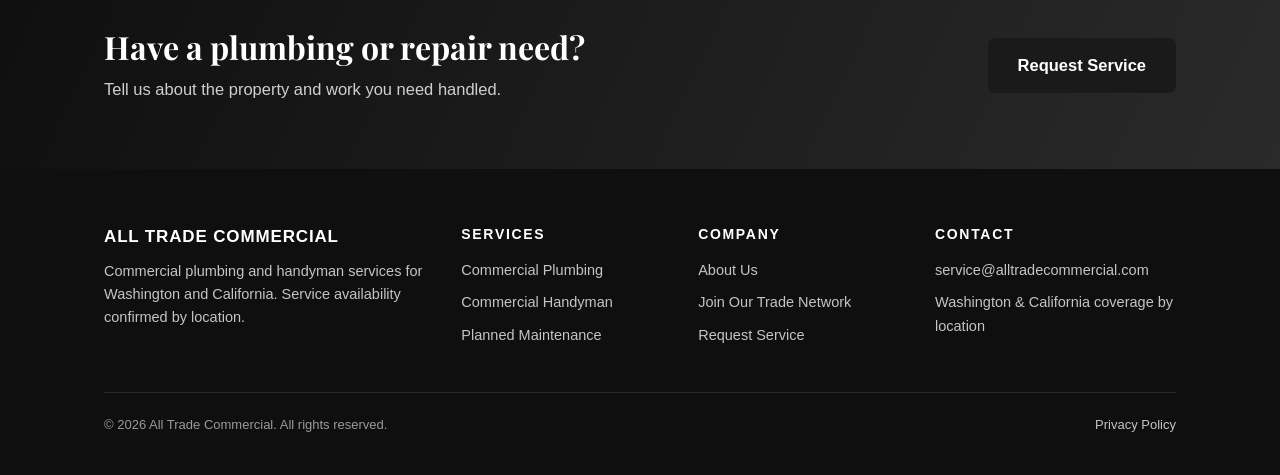
<file: about.html>
<!doctype html>
<html lang="en">
<head>
  <meta charset="utf-8" /><meta name="viewport" content="width=device-width, initial-scale=1" />
  <title>About All Trade Commercial</title>
  <meta name="description" content="All Trade Commercial coordinates commercial plumbing and handyman work for properties in Washington and California." />
  <link rel="stylesheet" href="styles.css" /><link rel="icon" href="assets/all-trade-mark.svg" type="image/svg+xml" />
</head>
<body>
  <div class="topbar"><div class="container"><div>Commercial plumbing &amp; handyman services in <b>Washington &amp; California</b></div><div>Coverage confirmed by location</div></div></div>
  <header class="site"><div class="container nav"><a class="brand" href="index.html"><img class="logo" src="assets/all-trade-commercial-logo.svg" alt="All Trade Commercial" /></a><button class="hamburger" aria-label="Menu" onclick="document.querySelector('nav.links').classList.toggle('open')"><span></span><span></span><span></span></button><nav class="links"><a href="index.html">Home</a><a href="services.html">Services</a><a href="about.html" class="active">About</a><a href="trades.html">For Trade Pros</a><a href="contact.html" class="btn">Request Service</a></nav></div></header>

  <section class="page-hero"><div class="container"><h1>Plumbing and repairs without the contractor chase.</h1><p>We are building a practical coordination layer for commercial properties: one contact, clear work details, and a cleaner path from request to completion.</p></div></section>

  <section class="block"><div class="container"><div class="section-head"><div class="kicker">What we do</div><h2>We coordinate the work. You stay focused on the property.</h2><p>Managing a commercial property should not mean finding a new plumber or handyman for every issue, following up for updates, and reconstructing what happened afterward. All Trade Commercial coordinates commercial plumbing and handyman requests and keeps the work organized through close-out.</p></div><div class="grid cols-3"><div class="card"><h3>Clear requests</h3><p>We capture the issue, location, and relevant site details before service is arranged.</p></div><div class="card"><h3>Coordinated service</h3><p>We confirm availability by location and coordinate the right professional for the trade and scope.</p></div><div class="card"><h3>Organized close-out</h3><p>Work details and completion documentation stay tied to the property, not lost in text messages.</p></div></div></div></section>

  <section class="block soft"><div class="container"><div class="section-head"><div class="kicker">How we operate</div><h2>Standards before scale.</h2><p>We are launching focused on commercial plumbing and handyman services. Expanding coverage and additional trades only makes sense when we can support them with the same level of coordination and accountability.</p></div><div class="why"><div class="item"><div class="tick">✓</div><div><h3>Commercial first</h3><p>Our process is built around the needs of property managers, owners, and multi-location operators.</p></div></div><div class="item"><div class="tick">✓</div><div><h3>Location-specific coverage</h3><p>We confirm service availability before scheduling rather than making blanket promises we cannot keep.</p></div></div><div class="item"><div class="tick">✓</div><div><h3>Practical communication</h3><p>Clear scope, a single point of contact, and organized close-out are the standard—not an add-on.</p></div></div><div class="item"><div class="tick">✓</div><div><h3>Built to grow responsibly</h3><p>HVAC and mechanical coordination are future areas of expansion, added only when the network is ready.</p></div></div></div></div></section>

  <section class="cta-band"><div class="container"><div><h2>Have a plumbing or repair need?</h2><p>Tell us about the property and work you need handled.</p></div><a class="btn big" href="contact.html">Request Service</a></div></section>
  <footer class="site"><div class="container"><div class="cols"><div><div class="brandline">ALL TRADE COMMERCIAL</div><p>Commercial plumbing and handyman services for Washington and California. Service availability confirmed by location.</p></div><div><h4>Services</h4><a href="services.html#plumbing">Commercial Plumbing</a><a href="services.html#handyman">Commercial Handyman</a><a href="contact.html">Planned Maintenance</a></div><div><h4>Company</h4><a href="about.html">About Us</a><a href="trades.html">Join Our Trade Network</a><a href="contact.html">Request Service</a></div><div><h4>Contact</h4><a href="mailto:service@alltradecommercial.com">service@alltradecommercial.com</a><p style="margin-top:8px;">Washington &amp; California coverage by location</p></div></div><div class="fine"><div>© 2026 All Trade Commercial. All rights reserved.</div><div><a href="privacy.html">Privacy Policy</a></div></div></div></footer>
</body></html>
</file>
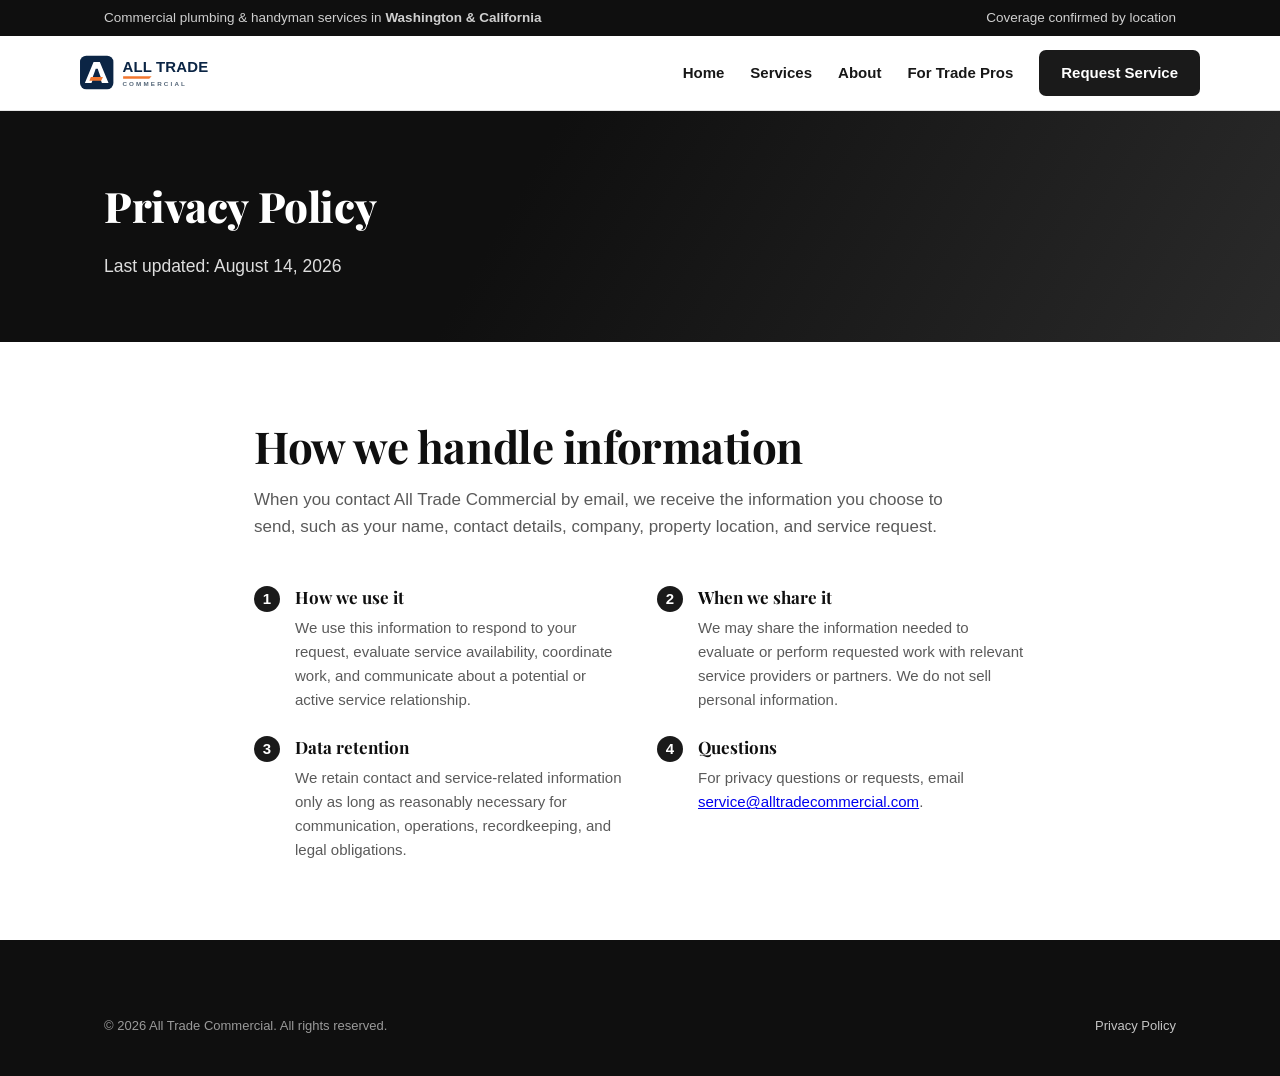
<file: privacy.html>
<!doctype html>
<html lang="en">
<head>
  <meta charset="utf-8" /><meta name="viewport" content="width=device-width, initial-scale=1" />
  <title>Privacy Policy | All Trade Commercial</title>
  <meta name="description" content="Privacy policy for All Trade Commercial." />
  <link rel="stylesheet" href="styles.css" /><link rel="icon" href="assets/all-trade-mark.svg" type="image/svg+xml" />
</head>
<body>
  <div class="topbar"><div class="container"><div>Commercial plumbing &amp; handyman services in <b>Washington &amp; California</b></div><div>Coverage confirmed by location</div></div></div>
  <header class="site"><div class="container nav"><a class="brand" href="index.html"><img class="logo" src="assets/all-trade-commercial-logo.svg" alt="All Trade Commercial" /></a><button class="hamburger" aria-label="Menu" onclick="document.querySelector('nav.links').classList.toggle('open')"><span></span><span></span><span></span></button><nav class="links"><a href="index.html">Home</a><a href="services.html">Services</a><a href="about.html">About</a><a href="trades.html">For Trade Pros</a><a href="contact.html" class="btn">Request Service</a></nav></div></header>
  <section class="page-hero"><div class="container"><h1>Privacy Policy</h1><p>Last updated: August 14, 2026</p></div></section>
  <section class="block"><div class="container" style="max-width:820px;"><div class="section-head"><h2>How we handle information</h2><p>When you contact All Trade Commercial by email, we receive the information you choose to send, such as your name, contact details, company, property location, and service request.</p></div><div class="why"><div class="item"><div class="tick">1</div><div><h3>How we use it</h3><p>We use this information to respond to your request, evaluate service availability, coordinate work, and communicate about a potential or active service relationship.</p></div></div><div class="item"><div class="tick">2</div><div><h3>When we share it</h3><p>We may share the information needed to evaluate or perform requested work with relevant service providers or partners. We do not sell personal information.</p></div></div><div class="item"><div class="tick">3</div><div><h3>Data retention</h3><p>We retain contact and service-related information only as long as reasonably necessary for communication, operations, recordkeeping, and legal obligations.</p></div></div><div class="item"><div class="tick">4</div><div><h3>Questions</h3><p>For privacy questions or requests, email <a href="mailto:service@alltradecommercial.com?subject=Privacy%20Question">service@alltradecommercial.com</a>.</p></div></div></div></div></section>
  <footer class="site"><div class="container"><div class="fine"><div>© 2026 All Trade Commercial. All rights reserved.</div><div><a href="privacy.html">Privacy Policy</a></div></div></div></footer>
</body></html>
</file>
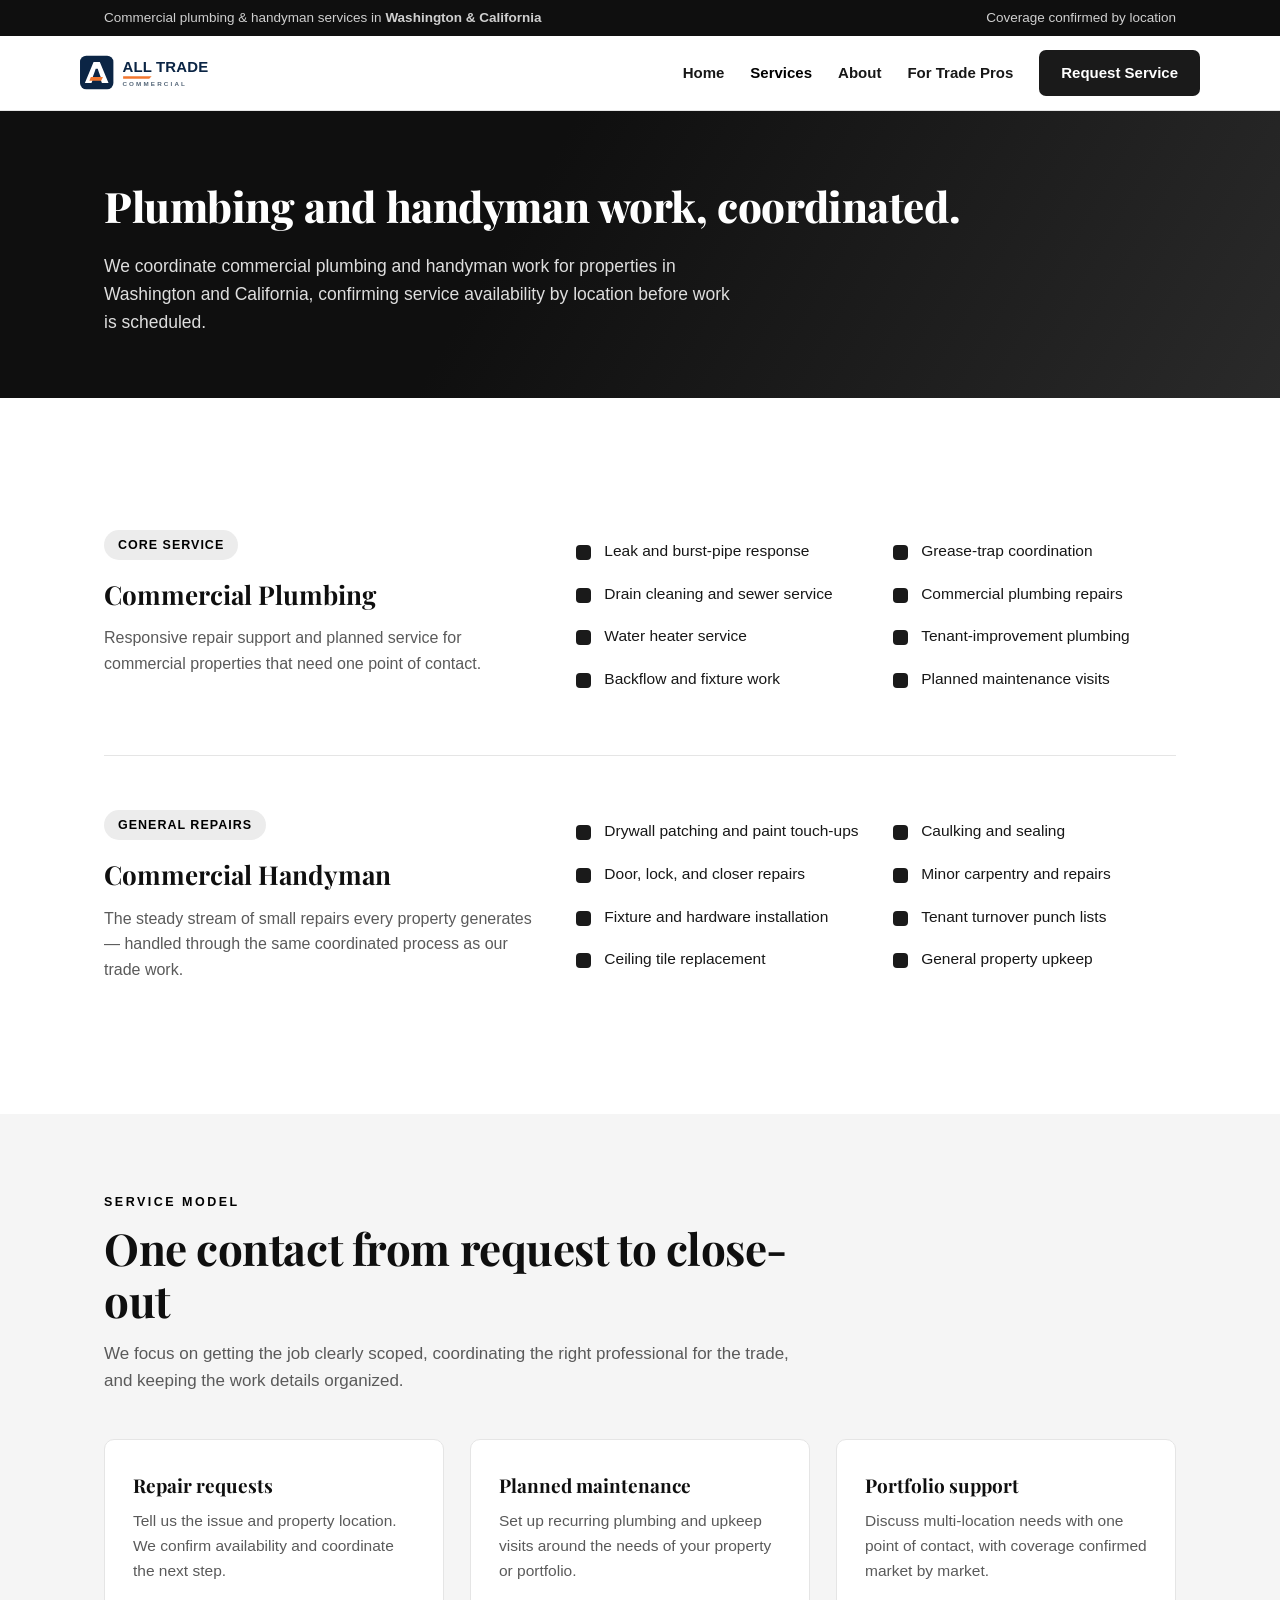
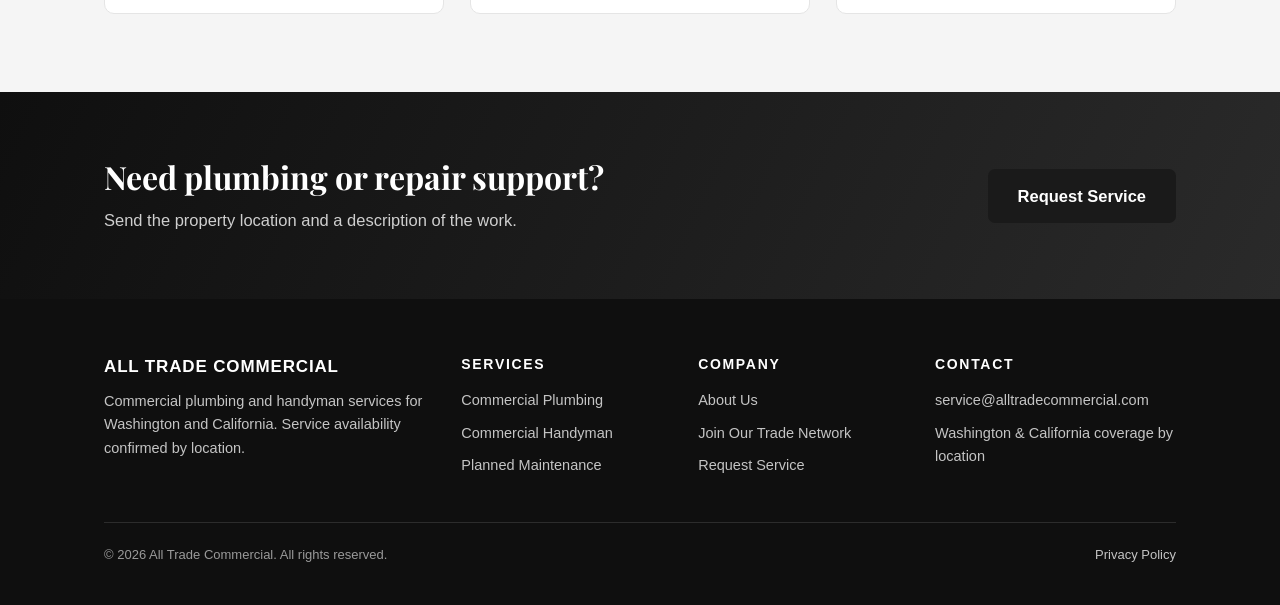
<file: services.html>
<!doctype html>
<html lang="en">
<head>
  <meta charset="utf-8" />
  <meta name="viewport" content="width=device-width, initial-scale=1" />
  <title>Commercial Plumbing &amp; Handyman Services | All Trade Commercial</title>
  <meta name="description" content="Commercial plumbing and handyman services for properties in Washington and California. Repairs, planned maintenance, and project support with service availability confirmed by location." />
  <link rel="stylesheet" href="styles.css" />
  <link rel="icon" href="assets/all-trade-mark.svg" type="image/svg+xml" />
</head>
<body>
  <div class="topbar"><div class="container"><div>Commercial plumbing &amp; handyman services in <b>Washington &amp; California</b></div><div>Coverage confirmed by location</div></div></div>
  <header class="site"><div class="container nav">
    <a class="brand" href="index.html"><img class="logo" src="assets/all-trade-commercial-logo.svg" alt="All Trade Commercial" /></a>
    <button class="hamburger" aria-label="Menu" onclick="document.querySelector('nav.links').classList.toggle('open')"><span></span><span></span><span></span></button>
    <nav class="links"><a href="index.html">Home</a><a href="services.html" class="active">Services</a><a href="about.html">About</a><a href="trades.html">For Trade Pros</a><a href="contact.html" class="btn">Request Service</a></nav>
  </div></header>

  <section class="page-hero"><div class="container"><h1>Plumbing and handyman work, coordinated.</h1><p>We coordinate commercial plumbing and handyman work for properties in Washington and California, confirming service availability by location before work is scheduled.</p></div></section>

  <section class="block"><div class="container">
    <div class="svc-row" id="plumbing">
      <div class="label"><div class="badge">Core service</div><h2>Commercial Plumbing</h2><p>Responsive repair support and planned service for commercial properties that need one point of contact.</p></div>
      <ul class="svc-list"><li>Leak and burst-pipe response</li><li>Drain cleaning and sewer service</li><li>Water heater service</li><li>Backflow and fixture work</li><li>Grease-trap coordination</li><li>Commercial plumbing repairs</li><li>Tenant-improvement plumbing</li><li>Planned maintenance visits</li></ul>
    </div>

    <div class="svc-row" id="handyman">
      <div class="label"><div class="badge">General repairs</div><h2>Commercial Handyman</h2><p>The steady stream of small repairs every property generates — handled through the same coordinated process as our trade work.</p></div>
      <ul class="svc-list"><li>Drywall patching and paint touch-ups</li><li>Door, lock, and closer repairs</li><li>Fixture and hardware installation</li><li>Ceiling tile replacement</li><li>Caulking and sealing</li><li>Minor carpentry and repairs</li><li>Tenant turnover punch lists</li><li>General property upkeep</li></ul>
    </div>
  </div></section>

  <section class="block soft"><div class="container">
    <div class="section-head"><div class="kicker">Service Model</div><h2>One contact from request to close-out</h2><p>We focus on getting the job clearly scoped, coordinating the right professional for the trade, and keeping the work details organized.</p></div>
    <div class="grid cols-3"><div class="card"><h3>Repair requests</h3><p>Tell us the issue and property location. We confirm availability and coordinate the next step.</p></div><div class="card"><h3>Planned maintenance</h3><p>Set up recurring plumbing and upkeep visits around the needs of your property or portfolio.</p></div><div class="card"><h3>Portfolio support</h3><p>Discuss multi-location needs with one point of contact, with coverage confirmed market by market.</p></div></div>
  </div></section>

  <section class="cta-band"><div class="container"><div><h2>Need plumbing or repair support?</h2><p>Send the property location and a description of the work.</p></div><a class="btn big" href="contact.html">Request Service</a></div></section>

  <footer class="site"><div class="container"><div class="cols"><div><div class="brandline">ALL TRADE COMMERCIAL</div><p>Commercial plumbing and handyman services for Washington and California. Service availability confirmed by location.</p></div><div><h4>Services</h4><a href="services.html#plumbing">Commercial Plumbing</a><a href="services.html#handyman">Commercial Handyman</a><a href="contact.html">Planned Maintenance</a></div><div><h4>Company</h4><a href="about.html">About Us</a><a href="trades.html">Join Our Trade Network</a><a href="contact.html">Request Service</a></div><div><h4>Contact</h4><a href="mailto:service@alltradecommercial.com">service@alltradecommercial.com</a><p style="margin-top:8px;">Washington &amp; California coverage by location</p></div></div><div class="fine"><div>© 2026 All Trade Commercial. All rights reserved.</div><div><a href="privacy.html">Privacy Policy</a></div></div></div></footer>
</body>
</html>
</file>
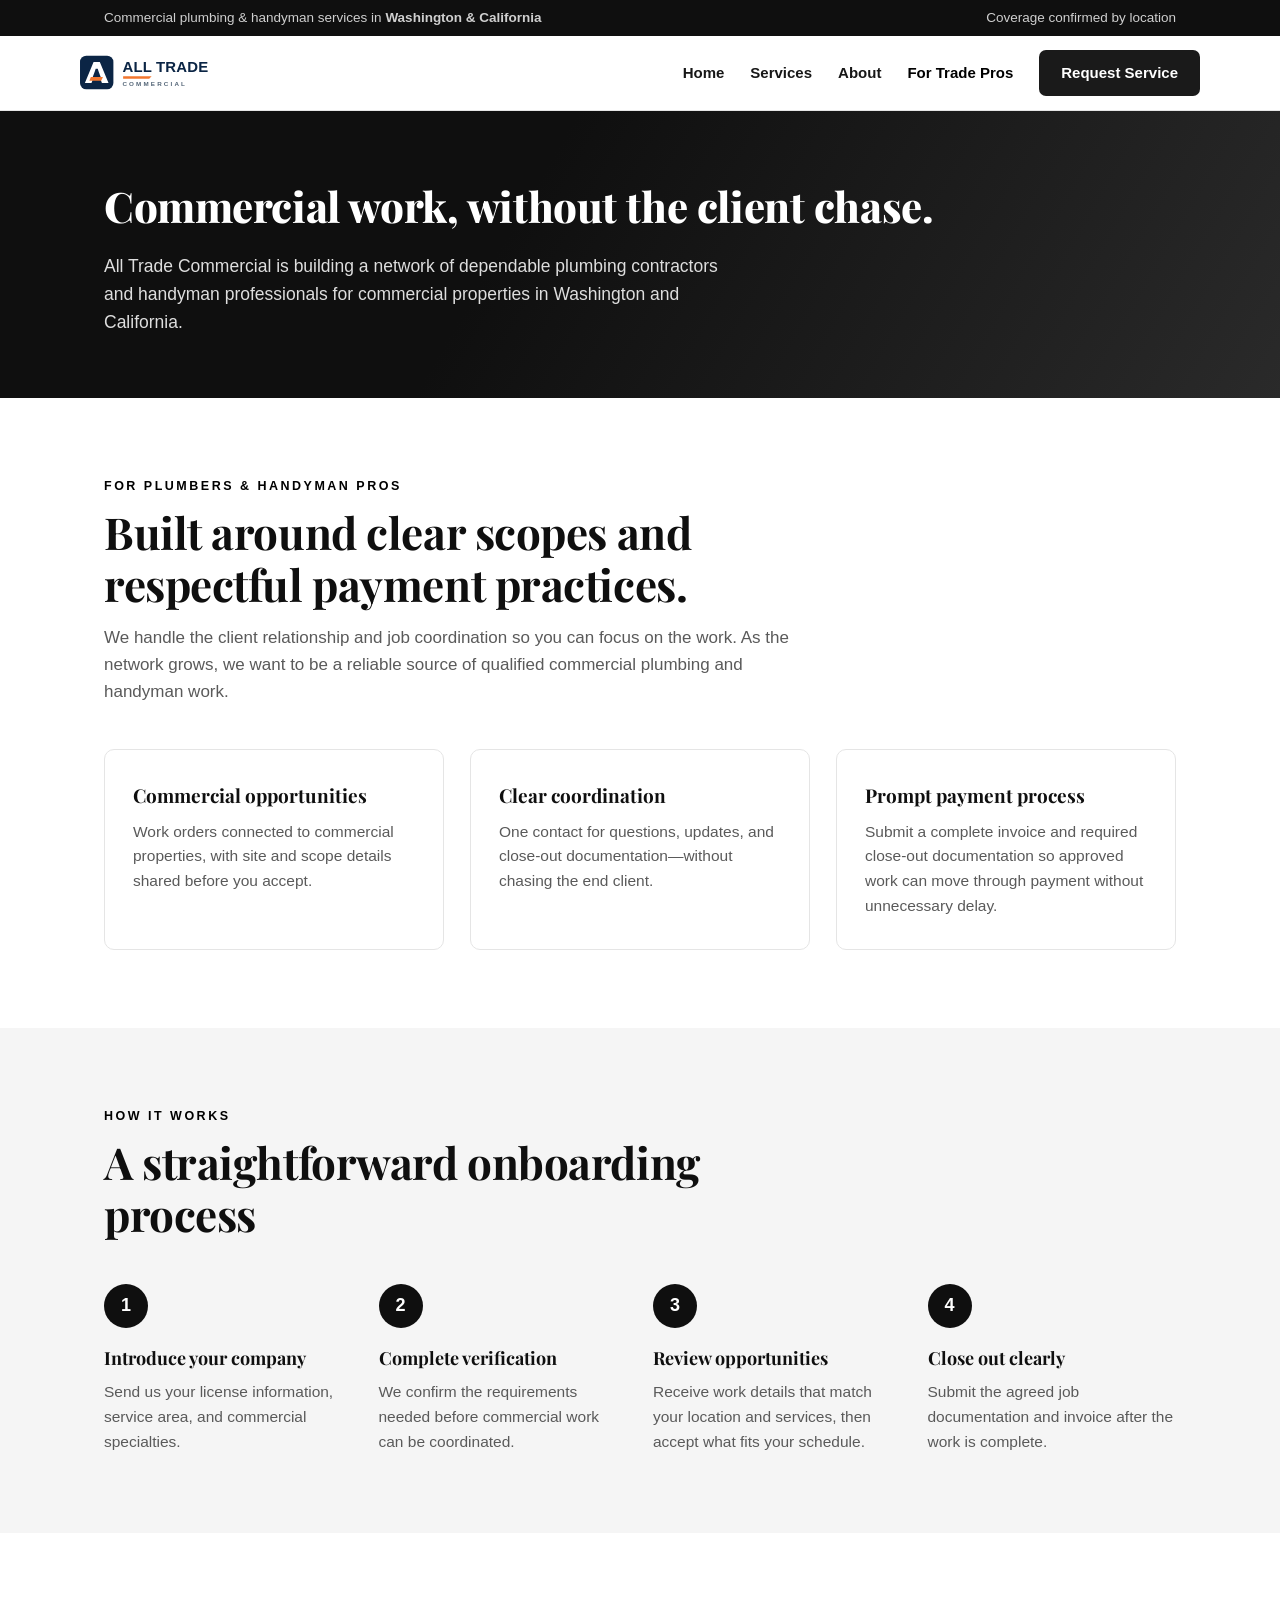
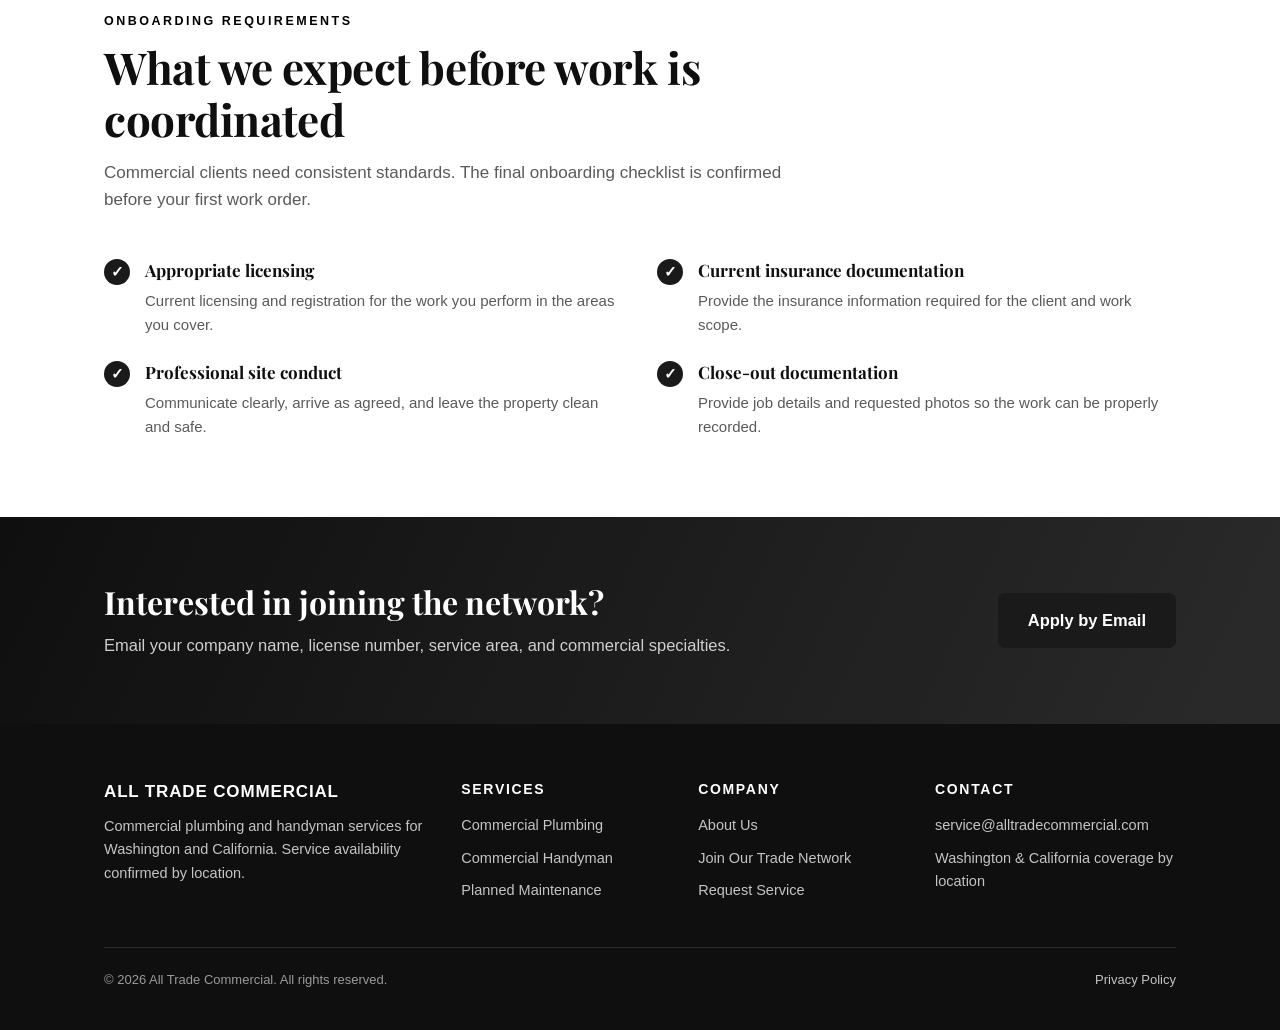
<file: trades.html>
<!doctype html>
<html lang="en">
<head>
  <meta charset="utf-8" /><meta name="viewport" content="width=device-width, initial-scale=1" />
  <title>Join Our Plumbing &amp; Handyman Network | All Trade Commercial</title>
  <meta name="description" content="Commercial plumbing contractors and handyman professionals in Washington and California can apply to join the All Trade Commercial service network." />
  <link rel="stylesheet" href="styles.css" /><link rel="icon" href="assets/all-trade-mark.svg" type="image/svg+xml" />
</head>
<body>
  <div class="topbar"><div class="container"><div>Commercial plumbing &amp; handyman services in <b>Washington &amp; California</b></div><div>Coverage confirmed by location</div></div></div>
  <header class="site"><div class="container nav"><a class="brand" href="index.html"><img class="logo" src="assets/all-trade-commercial-logo.svg" alt="All Trade Commercial" /></a><button class="hamburger" aria-label="Menu" onclick="document.querySelector('nav.links').classList.toggle('open')"><span></span><span></span><span></span></button><nav class="links"><a href="index.html">Home</a><a href="services.html">Services</a><a href="about.html">About</a><a href="trades.html" class="active">For Trade Pros</a><a href="contact.html" class="btn">Request Service</a></nav></div></header>

  <section class="page-hero"><div class="container"><h1>Commercial work, without the client chase.</h1><p>All Trade Commercial is building a network of dependable plumbing contractors and handyman professionals for commercial properties in Washington and California.</p></div></section>
  <section class="block"><div class="container"><div class="section-head"><div class="kicker">For plumbers &amp; handyman pros</div><h2>Built around clear scopes and respectful payment practices.</h2><p>We handle the client relationship and job coordination so you can focus on the work. As the network grows, we want to be a reliable source of qualified commercial plumbing and handyman work.</p></div><div class="grid cols-3"><div class="card"><h3>Commercial opportunities</h3><p>Work orders connected to commercial properties, with site and scope details shared before you accept.</p></div><div class="card"><h3>Clear coordination</h3><p>One contact for questions, updates, and close-out documentation—without chasing the end client.</p></div><div class="card"><h3>Prompt payment process</h3><p>Submit a complete invoice and required close-out documentation so approved work can move through payment without unnecessary delay.</p></div></div></div></section>
  <section class="block soft"><div class="container"><div class="section-head"><div class="kicker">How it works</div><h2>A straightforward onboarding process</h2></div><div class="grid cols-4 steps"><div class="step"><div class="num">1</div><h3>Introduce your company</h3><p>Send us your license information, service area, and commercial specialties.</p></div><div class="step"><div class="num">2</div><h3>Complete verification</h3><p>We confirm the requirements needed before commercial work can be coordinated.</p></div><div class="step"><div class="num">3</div><h3>Review opportunities</h3><p>Receive work details that match your location and services, then accept what fits your schedule.</p></div><div class="step"><div class="num">4</div><h3>Close out clearly</h3><p>Submit the agreed job documentation and invoice after the work is complete.</p></div></div></div></section>
  <section class="block"><div class="container"><div class="section-head"><div class="kicker">Onboarding requirements</div><h2>What we expect before work is coordinated</h2><p>Commercial clients need consistent standards. The final onboarding checklist is confirmed before your first work order.</p></div><div class="why"><div class="item"><div class="tick">✓</div><div><h3>Appropriate licensing</h3><p>Current licensing and registration for the work you perform in the areas you cover.</p></div></div><div class="item"><div class="tick">✓</div><div><h3>Current insurance documentation</h3><p>Provide the insurance information required for the client and work scope.</p></div></div><div class="item"><div class="tick">✓</div><div><h3>Professional site conduct</h3><p>Communicate clearly, arrive as agreed, and leave the property clean and safe.</p></div></div><div class="item"><div class="tick">✓</div><div><h3>Close-out documentation</h3><p>Provide job details and requested photos so the work can be properly recorded.</p></div></div></div></div></section>
  <section class="cta-band"><div class="container"><div><h2>Interested in joining the network?</h2><p>Email your company name, license number, service area, and commercial specialties.</p></div><a class="btn big" href="mailto:service@alltradecommercial.com?subject=Trade%20Network%20Application">Apply by Email</a></div></section>
  <footer class="site"><div class="container"><div class="cols"><div><div class="brandline">ALL TRADE COMMERCIAL</div><p>Commercial plumbing and handyman services for Washington and California. Service availability confirmed by location.</p></div><div><h4>Services</h4><a href="services.html#plumbing">Commercial Plumbing</a><a href="services.html#handyman">Commercial Handyman</a><a href="contact.html">Planned Maintenance</a></div><div><h4>Company</h4><a href="about.html">About Us</a><a href="trades.html">Join Our Trade Network</a><a href="contact.html">Request Service</a></div><div><h4>Contact</h4><a href="mailto:service@alltradecommercial.com">service@alltradecommercial.com</a><p style="margin-top:8px;">Washington &amp; California coverage by location</p></div></div><div class="fine"><div>© 2026 All Trade Commercial. All rights reserved.</div><div><a href="privacy.html">Privacy Policy</a></div></div></div></footer>
</body></html>
</file>
<file: styles.css>
/* All Trade Commercial — site styles */
@import url('https://fonts.googleapis.com/css2?family=Playfair+Display:wght@600;700;800&display=swap');
:root {
  --serif: 'Playfair Display', Georgia, 'Times New Roman', serif;
  --navy: #0f0f0f;
  --navy-2: #2a2a2a;
  --ink: #171717;
  --slate: #5a5a5a;
  --line: #e5e5e5;
  --bg: #ffffff;
  --bg-soft: #f5f5f5;
  --orange: #1a1a1a;
  --orange-dark: #000000;
  --white: #ffffff;
  --radius: 10px;
  --shadow: 0 10px 30px rgba(0, 0, 0, 0.08);
  --font: -apple-system, BlinkMacSystemFont, "Segoe UI", Roboto, Helvetica, Arial, sans-serif;
}

* { margin: 0; padding: 0; box-sizing: border-box; }

html { scroll-behavior: smooth; }

body {
  font-family: var(--font);
  color: var(--ink);
  background: var(--bg);
  line-height: 1.6;
  font-size: 16.5px;
  -webkit-font-smoothing: antialiased;
}

img { max-width: 100%; display: block; }

.container { max-width: 1120px; margin: 0 auto; padding: 0 24px; }

/* ---------- Header ---------- */
.topbar {
  background: var(--navy);
  color: #cfcfcf;
  font-size: 13.5px;
  padding: 7px 0;
}
.topbar .container {
  display: flex;
  justify-content: space-between;
  gap: 16px;
  flex-wrap: wrap;
}
.topbar a { color: #ffffff; text-decoration: none; font-weight: 600; }
.topbar a:hover { color: var(--orange); }

header.site {
  background: var(--white);
  border-bottom: 1px solid var(--line);
  position: sticky;
  top: 0;
  z-index: 50;
}
.nav {
  display: flex;
  align-items: center;
  justify-content: space-between;
  padding: 14px 0;
  gap: 24px;
}
.brand {
  display: flex;
  align-items: center;
  gap: 11px;
  text-decoration: none;
  color: var(--navy);
}
.brand .logo { width: 226px; height: auto; display: block; }
nav.links { display: flex; align-items: center; gap: 26px; }
nav.links a {
  text-decoration: none;
  color: var(--ink);
  font-weight: 600;
  font-size: 15px;
}
nav.links a:hover, nav.links a.active { color: var(--orange-dark); }
.btn {
  display: inline-block;
  background: var(--orange);
  color: #fff !important;
  font-weight: 700;
  padding: 11px 22px;
  border-radius: 7px;
  text-decoration: none;
  border: none;
  font-size: 15px;
  cursor: pointer;
  transition: background 0.15s ease;
}
.btn:hover { background: var(--orange-dark); }
.btn.ghost {
  background: transparent;
  color: #fff !important;
  border: 2px solid rgba(255, 255, 255, 0.65);
}
.btn.ghost:hover { border-color: #fff; background: rgba(255,255,255,0.08); }
.btn.big { padding: 14px 30px; font-size: 16.5px; }

.hamburger {
  display: none;
  background: none;
  border: none;
  cursor: pointer;
  padding: 6px;
}
.hamburger span {
  display: block;
  width: 24px;
  height: 3px;
  background: var(--navy);
  margin: 5px 0;
  border-radius: 2px;
}

/* ---------- Hero ---------- */
.hero {
  background:
    linear-gradient(120deg, rgba(10, 10, 10, 0.97) 35%, rgba(30, 30, 30, 0.90)),
    repeating-linear-gradient(45deg, #141414 0 22px, #0f0f0f 22px 44px);
  color: #fff;
  padding: 84px 0 92px;
}
.hero .kicker {
  color: var(--orange);
  font-weight: 800;
  letter-spacing: 0.22em;
  text-transform: uppercase;
  font-size: 13px;
  margin-bottom: 18px;
}
.hero h1 {
  font-size: clamp(32px, 5vw, 52px);
  line-height: 1.12;
  font-weight: 800;
  max-width: 720px;
  letter-spacing: -0.01em;
}
.hero p.lede {
  margin: 22px 0 34px;
  font-size: 19px;
  color: #dedede;
  max-width: 640px;
}
.hero .cta-row { display: flex; gap: 14px; flex-wrap: wrap; }
.hero .strip {
  margin-top: 56px;
  display: flex;
  gap: 34px;
  flex-wrap: wrap;
  border-top: 1px solid rgba(255, 255, 255, 0.15);
  padding-top: 26px;
}
.hero .strip div { font-size: 14.5px; color: #c4c4c4; }
.hero .strip b { display: block; color: #fff; font-size: 16.5px; margin-bottom: 2px; }

/* ---------- Sections ---------- */
section.block { padding: 78px 0; }
section.block.soft { background: var(--bg-soft); }
.section-head { max-width: 700px; margin-bottom: 44px; }
.section-head .kicker {
  color: var(--orange-dark);
  font-weight: 800;
  letter-spacing: 0.2em;
  text-transform: uppercase;
  font-size: 12.5px;
  margin-bottom: 10px;
}
.section-head h2 {
  font-size: clamp(26px, 3.6vw, 36px);
  color: var(--navy);
  line-height: 1.18;
  letter-spacing: -0.01em;
}
.section-head p { margin-top: 14px; color: var(--slate); font-size: 17px; }

.grid { display: grid; gap: 26px; }
.grid.cols-3 { grid-template-columns: repeat(3, 1fr); }
.grid.cols-2 { grid-template-columns: repeat(2, 1fr); }
.grid.cols-4 { grid-template-columns: repeat(4, 1fr); }

.card {
  background: var(--white);
  border: 1px solid var(--line);
  border-radius: var(--radius);
  padding: 30px 28px;
}
.card .icon {
  width: 46px;
  height: 46px;
  border-radius: 9px;
  background: #ececec;
  display: flex;
  align-items: center;
  justify-content: center;
  margin-bottom: 18px;
}
.card .icon svg { width: 24px; height: 24px; stroke: var(--orange-dark); }
.card h3 { color: var(--navy); font-size: 19px; margin-bottom: 9px; }
.card p { color: var(--slate); font-size: 15.5px; }
.card ul { margin: 12px 0 0 18px; color: var(--slate); font-size: 15.5px; }
.card ul li { margin-bottom: 5px; }
.card .more {
  display: inline-block;
  margin-top: 16px;
  color: var(--orange-dark);
  font-weight: 700;
  text-decoration: none;
  font-size: 15px;
}
.card .more:hover { text-decoration: underline; }

/* steps */
.steps { counter-reset: step; }
.step { position: relative; padding-left: 0; }
.step .num {
  width: 44px;
  height: 44px;
  border-radius: 50%;
  background: var(--navy);
  color: #fff;
  font-weight: 800;
  font-size: 18px;
  display: flex;
  align-items: center;
  justify-content: center;
  margin-bottom: 16px;
}
.step h3 { color: var(--navy); font-size: 18px; margin-bottom: 8px; }
.step p { color: var(--slate); font-size: 15.5px; }

/* industries chips */
.chips { display: flex; flex-wrap: wrap; gap: 12px; }
.chip {
  background: var(--white);
  border: 1px solid var(--line);
  border-radius: 100px;
  padding: 10px 20px;
  font-weight: 600;
  color: var(--navy);
  font-size: 15px;
}

/* why list */
.why { display: grid; grid-template-columns: repeat(2, 1fr); gap: 22px 34px; }
.why .item { display: flex; gap: 15px; align-items: flex-start; }
.why .tick {
  flex: none;
  width: 26px;
  height: 26px;
  border-radius: 50%;
  background: var(--orange);
  color: #fff;
  font-weight: 800;
  font-size: 15px;
  display: flex;
  align-items: center;
  justify-content: center;
  margin-top: 2px;
}
.why h3 { color: var(--navy); font-size: 17px; margin-bottom: 5px; }
.why p { color: var(--slate); font-size: 15px; }

/* CTA band */
.cta-band {
  background: linear-gradient(115deg, var(--navy), var(--navy-2));
  color: #fff;
  padding: 66px 0;
}
.cta-band .container {
  display: flex;
  align-items: center;
  justify-content: space-between;
  gap: 30px;
  flex-wrap: wrap;
}
.cta-band h2 { font-size: clamp(24px, 3.4vw, 32px); max-width: 560px; line-height: 1.2; }
.cta-band p { color: #cfcfcf; margin-top: 10px; font-size: 16.5px; }

/* ---------- Page hero (interior pages) ---------- */
.page-hero {
  background: linear-gradient(120deg, var(--navy) 40%, var(--navy-2));
  color: #fff;
  padding: 62px 0;
}
.page-hero h1 { font-size: clamp(28px, 4.4vw, 42px); font-weight: 800; letter-spacing: -0.01em; }
.page-hero p { color: #dedede; margin-top: 12px; max-width: 640px; font-size: 17.5px; }

/* ---------- Service detail rows ---------- */
.svc-row {
  display: grid;
  grid-template-columns: 1fr 1.4fr;
  gap: 44px;
  padding: 54px 0;
  border-bottom: 1px solid var(--line);
  align-items: start;
}
.svc-row:last-child { border-bottom: none; }
.svc-row .label h2 { color: var(--navy); font-size: 26px; margin-bottom: 10px; }
.svc-row .label p { color: var(--slate); font-size: 16px; }
.svc-row .badge {
  display: inline-block;
  background: #ececec;
  color: var(--orange-dark);
  font-weight: 700;
  font-size: 12.5px;
  letter-spacing: 0.08em;
  text-transform: uppercase;
  border-radius: 100px;
  padding: 5px 14px;
  margin-bottom: 14px;
}
.svc-row ul.svc-list {
  columns: 2;
  gap: 34px;
  list-style: none;
}
.svc-row ul.svc-list li {
  padding: 9px 0 9px 28px;
  position: relative;
  color: var(--ink);
  font-size: 15.5px;
  break-inside: avoid;
}
.svc-row ul.svc-list li::before {
  content: "";
  position: absolute;
  left: 0;
  top: 15px;
  width: 15px;
  height: 15px;
  border-radius: 4px;
  background: var(--orange);
}

/* ---------- Contact ---------- */
.contact-grid { display: grid; grid-template-columns: 1.15fr 1fr; gap: 48px; align-items: start; }
form.contact {
  background: var(--white);
  border: 1px solid var(--line);
  border-radius: var(--radius);
  padding: 34px;
  box-shadow: var(--shadow);
}
form.contact .row { display: grid; grid-template-columns: 1fr 1fr; gap: 16px; }
form.contact label {
  display: block;
  font-weight: 700;
  color: var(--navy);
  font-size: 14px;
  margin: 16px 0 6px;
}
form.contact input, form.contact select, form.contact textarea {
  width: 100%;
  border: 1.5px solid var(--line);
  border-radius: 7px;
  padding: 11px 13px;
  font-size: 15.5px;
  font-family: var(--font);
  color: var(--ink);
  background: #fff;
}
form.contact input:focus, form.contact select:focus, form.contact textarea:focus {
  outline: none;
  border-color: var(--orange);
}
form.contact button { margin-top: 24px; width: 100%; }
.contact-side .card { margin-bottom: 20px; }
.contact-side .card a { color: var(--orange-dark); font-weight: 700; text-decoration: none; }
.contact-side .card a:hover { text-decoration: underline; }

/* ---------- About ---------- */
.about-cols { display: grid; grid-template-columns: 1.3fr 1fr; gap: 48px; align-items: start; }
.about-cols .prose p { margin-bottom: 16px; color: var(--ink); font-size: 16.5px; }
.about-cols .prose p.muted { color: var(--slate); }

/* ---------- FAQ ---------- */
.faq { max-width: 780px; }
.faq details {
  background: var(--white);
  border: 1px solid var(--line);
  border-radius: var(--radius);
  margin-bottom: 12px;
  overflow: hidden;
}
.faq summary {
  cursor: pointer;
  list-style: none;
  padding: 18px 22px;
  font-weight: 700;
  color: var(--navy);
  font-size: 16.5px;
  position: relative;
  padding-right: 48px;
}
.faq summary::-webkit-details-marker { display: none; }
.faq summary::after {
  content: "+";
  position: absolute;
  right: 20px;
  top: 50%;
  transform: translateY(-50%);
  color: var(--orange-dark);
  font-size: 22px;
  font-weight: 700;
}
.faq details[open] summary::after { content: "–"; }
.faq details .a { padding: 0 22px 18px; color: var(--slate); font-size: 15.5px; }

/* ---------- Dual-audience split ---------- */
.split { display: grid; grid-template-columns: 1fr 1fr; gap: 26px; }
.split .panel {
  border-radius: var(--radius);
  padding: 38px 34px;
  color: #fff;
}
.split .panel.client { background: linear-gradient(135deg, var(--navy), var(--navy-2)); }
.split .panel.vendor { background: linear-gradient(135deg, var(--orange-dark), var(--orange)); }
.split .panel .kicker {
  font-weight: 800;
  letter-spacing: 0.2em;
  text-transform: uppercase;
  font-size: 12px;
  opacity: 0.85;
  margin-bottom: 10px;
}
.split .panel h3 { font-size: 23px; margin-bottom: 10px; line-height: 1.25; }
.split .panel p { font-size: 15.5px; opacity: 0.92; margin-bottom: 22px; }
.split .panel .btn { background: #fff; color: var(--navy) !important; }
.split .panel .btn:hover { background: #eef2f6; }
@media (max-width: 900px) { .split { grid-template-columns: 1fr; } }

/* ---------- Commitments strip ---------- */
.commit { display: grid; grid-template-columns: repeat(4, 1fr); gap: 26px; }
.commit .c {
  border-left: 4px solid var(--orange);
  padding-left: 18px;
}
.commit .c b { display: block; color: var(--navy); font-size: 21px; margin-bottom: 4px; }
.commit .c span { color: var(--slate); font-size: 14.5px; }
@media (max-width: 900px) { .commit { grid-template-columns: 1fr 1fr; } }
@media (max-width: 680px) { .commit { grid-template-columns: 1fr; } }

/* ---------- Footer ---------- */
footer.site {
  background: var(--navy);
  color: #c4c4c4;
  padding: 54px 0 30px;
  font-size: 14.5px;
}
footer .cols {
  display: grid;
  grid-template-columns: 1.6fr 1fr 1fr 1.2fr;
  gap: 36px;
  padding-bottom: 36px;
  border-bottom: 1px solid rgba(255, 255, 255, 0.12);
}
footer h4 {
  color: #fff;
  font-size: 14px;
  text-transform: uppercase;
  letter-spacing: 0.12em;
  margin-bottom: 14px;
}
footer a { color: #c4c4c4; text-decoration: none; display: block; margin-bottom: 9px; }
footer a:hover { color: var(--orange); }
footer .brandline { color: #fff; font-weight: 800; letter-spacing: 0.05em; font-size: 17px; margin-bottom: 10px; }
footer .fine {
  padding-top: 22px;
  display: flex;
  justify-content: space-between;
  gap: 16px;
  flex-wrap: wrap;
  font-size: 13px;
  color: #9a9a9a;
}

/* ---------- Responsive ---------- */
@media (max-width: 900px) {
  .grid.cols-3, .grid.cols-4 { grid-template-columns: 1fr 1fr; }
  .why { grid-template-columns: 1fr; }
  .svc-row { grid-template-columns: 1fr; gap: 20px; padding: 40px 0; }
  .svc-row ul.svc-list { columns: 1; }
  .contact-grid, .about-cols { grid-template-columns: 1fr; }
  footer .cols { grid-template-columns: 1fr 1fr; }
}

@media (max-width: 680px) {
  .grid.cols-3, .grid.cols-2, .grid.cols-4 { grid-template-columns: 1fr; }
  nav.links {
    display: none;
    position: absolute;
    top: 100%;
    left: 0;
    right: 0;
    background: #fff;
    flex-direction: column;
    align-items: stretch;
    padding: 10px 24px 20px;
    border-bottom: 1px solid var(--line);
    gap: 0;
  }
  nav.links.open { display: flex; }
  nav.links a { padding: 12px 0; border-bottom: 1px solid var(--line); }
  nav.links a.btn { margin-top: 14px; text-align: center; border-bottom: none; }
  .hamburger { display: block; }
  .topbar .container { justify-content: center; text-align: center; }
  .hero { padding: 60px 0 66px; }
}

/* ---------- Thermaflow-style refresh ---------- */
h1, h2, .hero h1, .page-hero h1, .section-head h2, .cta-band h2 { font-family: var(--serif); }
.section-head h2 { font-size: clamp(30px, 4.4vw, 44px); }
.card h3, .step h3, .why h3, .split .panel h3, .numbered h3, .faq summary { font-family: var(--serif); }

.hero.photo {
  background:
    linear-gradient(rgba(0, 0, 0, 0.58), rgba(0, 0, 0, 0.64)),
    url('/assets/photos/hero.jpg') center / cover no-repeat;
  padding: 130px 0 140px;
  text-align: center;
}
.hero.photo h1 {
  font-size: clamp(44px, 7.5vw, 84px);
  font-weight: 700;
  max-width: none;
  line-height: 1.08;
}
.hero.photo p.lede { margin-left: auto; margin-right: auto; max-width: 760px; font-size: 20px; color: #e6e6e6; }
.hero.photo .cta-row { justify-content: center; }
.hero.photo .kicker { color: #e0e0e0; }

.numbered { text-align: center; }
.numbered .num {
  width: 84px;
  height: 84px;
  border-radius: 50%;
  background: #ffffff;
  color: #191712;
  font-family: var(--serif);
  font-weight: 700;
  font-size: 34px;
  display: flex;
  align-items: center;
  justify-content: center;
  margin: 0 auto 22px;
  box-shadow: 0 4px 18px rgba(25, 23, 18, 0.08);
}
.numbered h3 { font-size: 24px; color: #191712; margin-bottom: 10px; }
.numbered p { color: #565248; font-size: 16px; max-width: 420px; margin: 0 auto; }
.grid.cols-2 .numbered { padding: 26px 10px; }

.about-photo { display: grid; grid-template-columns: 1.1fr 1fr; gap: 50px; align-items: center; }
.about-photo img { border-radius: 12px; width: 100%; height: 100%; object-fit: cover; min-height: 320px; }
.about-photo .section-head { margin-bottom: 0; }

.gallery { columns: 3; column-gap: 18px; }
.gallery img {
  width: 100%;
  border-radius: 10px;
  margin-bottom: 18px;
  break-inside: avoid;
}

.faq summary { font-size: 20px; }
.faq { margin: 0 auto; }
.center-head { text-align: center; margin-left: auto; margin-right: auto; }

@media (max-width: 900px) {
  .about-photo { grid-template-columns: 1fr; }
  .gallery { columns: 2; }
}
@media (max-width: 680px) {
  .gallery { columns: 2; column-gap: 12px; }
  .gallery img { margin-bottom: 12px; }
  .hero.photo { padding: 90px 0 100px; }
}

/* ---------- Testimonials ---------- */
.quotes { display: grid; grid-template-columns: repeat(2, 1fr); gap: 26px; }
.quote {
  background: var(--white);
  border: 1px solid var(--line);
  border-radius: var(--radius);
  padding: 32px 30px;
}
.quote p.q { font-family: var(--serif); font-size: 19px; color: #191712; line-height: 1.5; }
.quote .who { margin-top: 16px; font-weight: 700; color: var(--slate); font-size: 14.5px; }
@media (max-width: 680px) { .quotes { grid-template-columns: 1fr; } }

/* ---------- B&W brand wordmark (text) ---------- */
.brand .mark-img { width: 44px; height: 44px; border-radius: 9px; display: block; }
.brand .word { line-height: 1.1; }
.brand .word b { display: block; font-size: 20px; letter-spacing: 0.06em; font-weight: 800; color: #111; }
.brand .word span { display: block; font-size: 11px; letter-spacing: 0.4em; font-weight: 700; color: #6a6a6a; text-transform: uppercase; }
</file>
